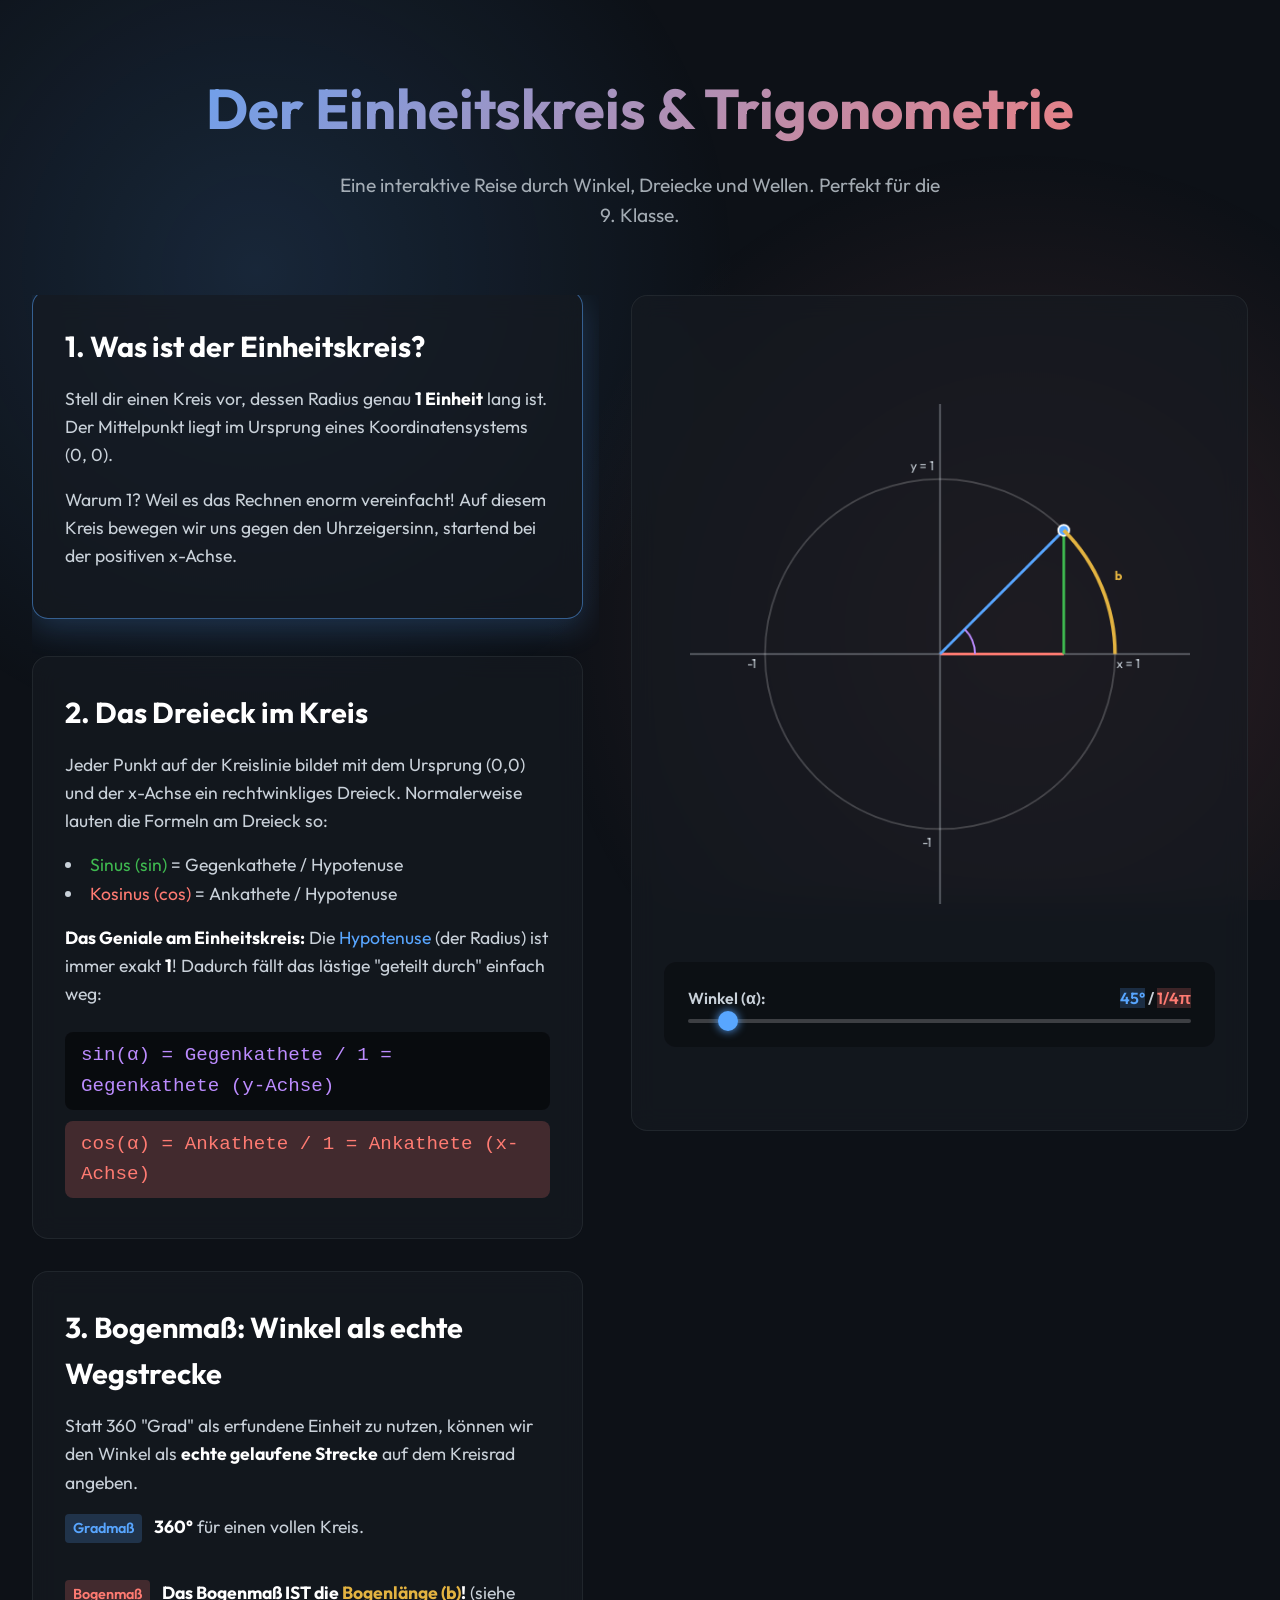
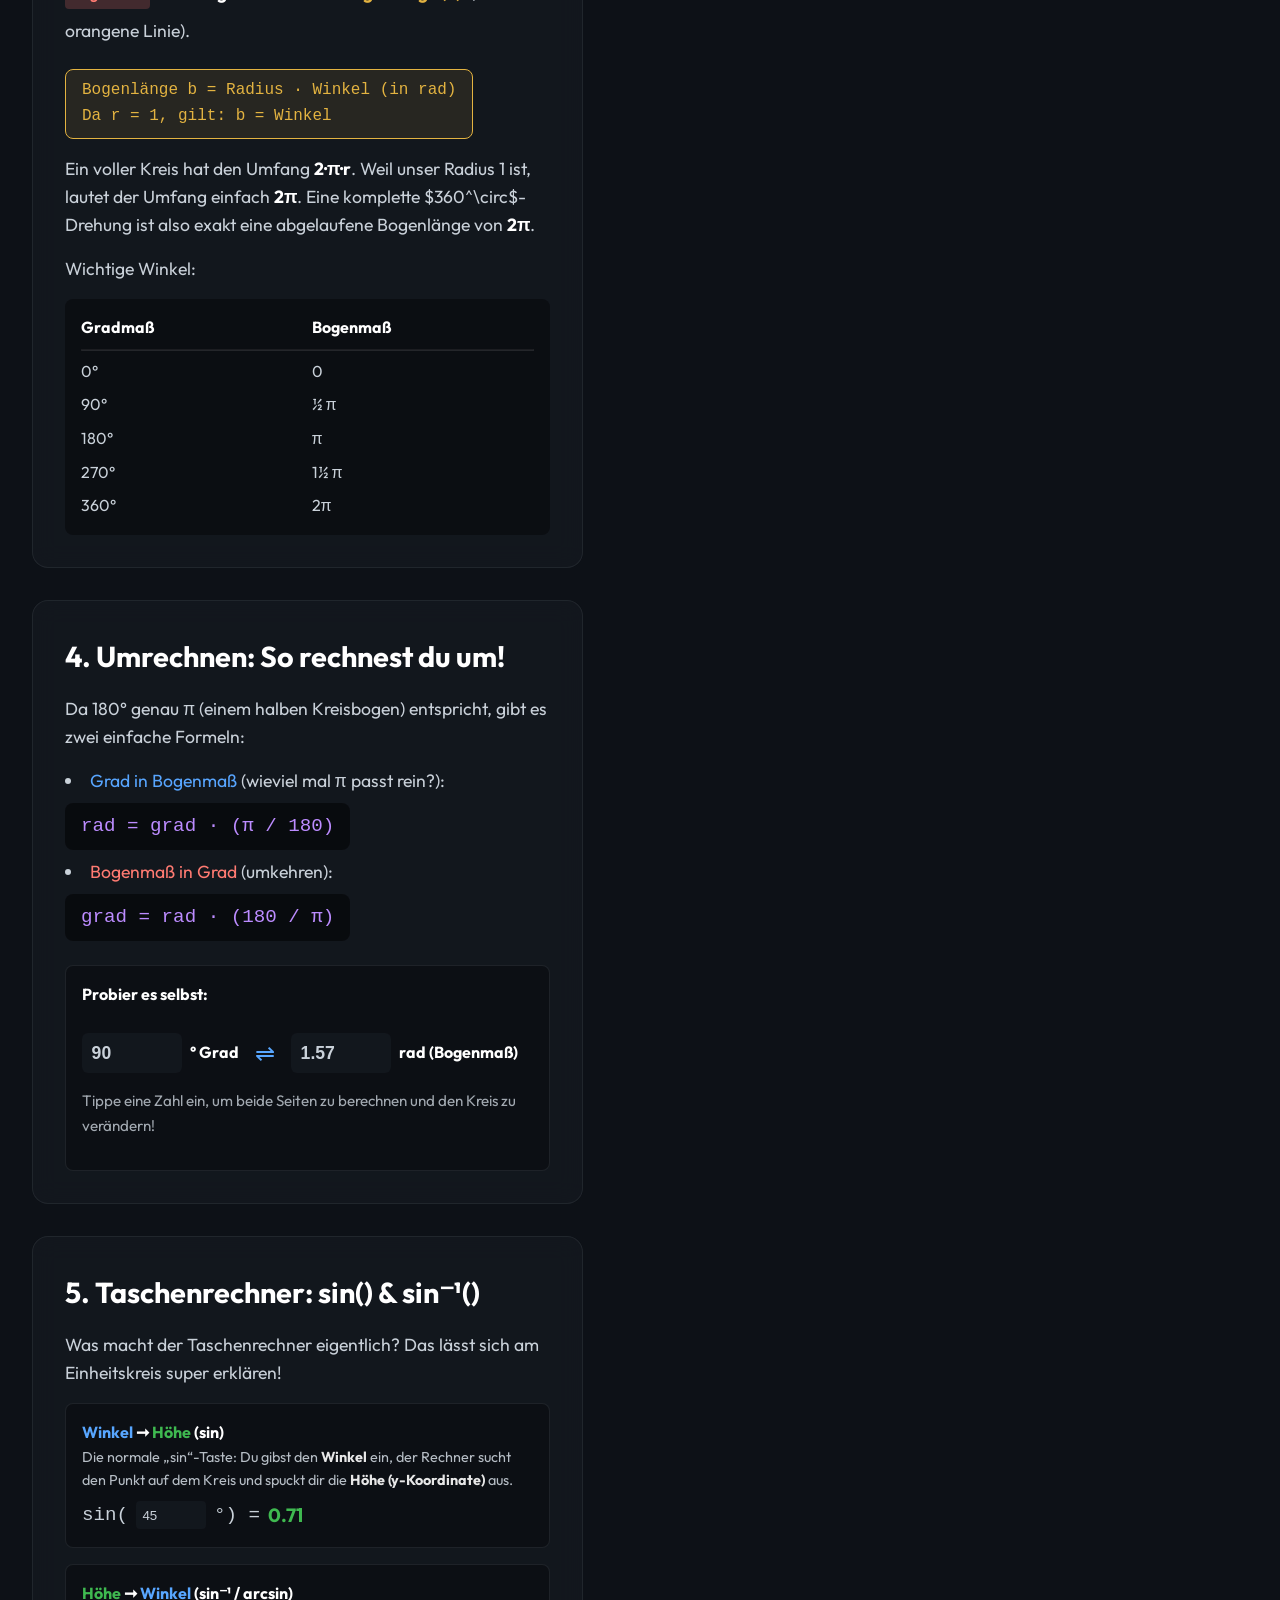
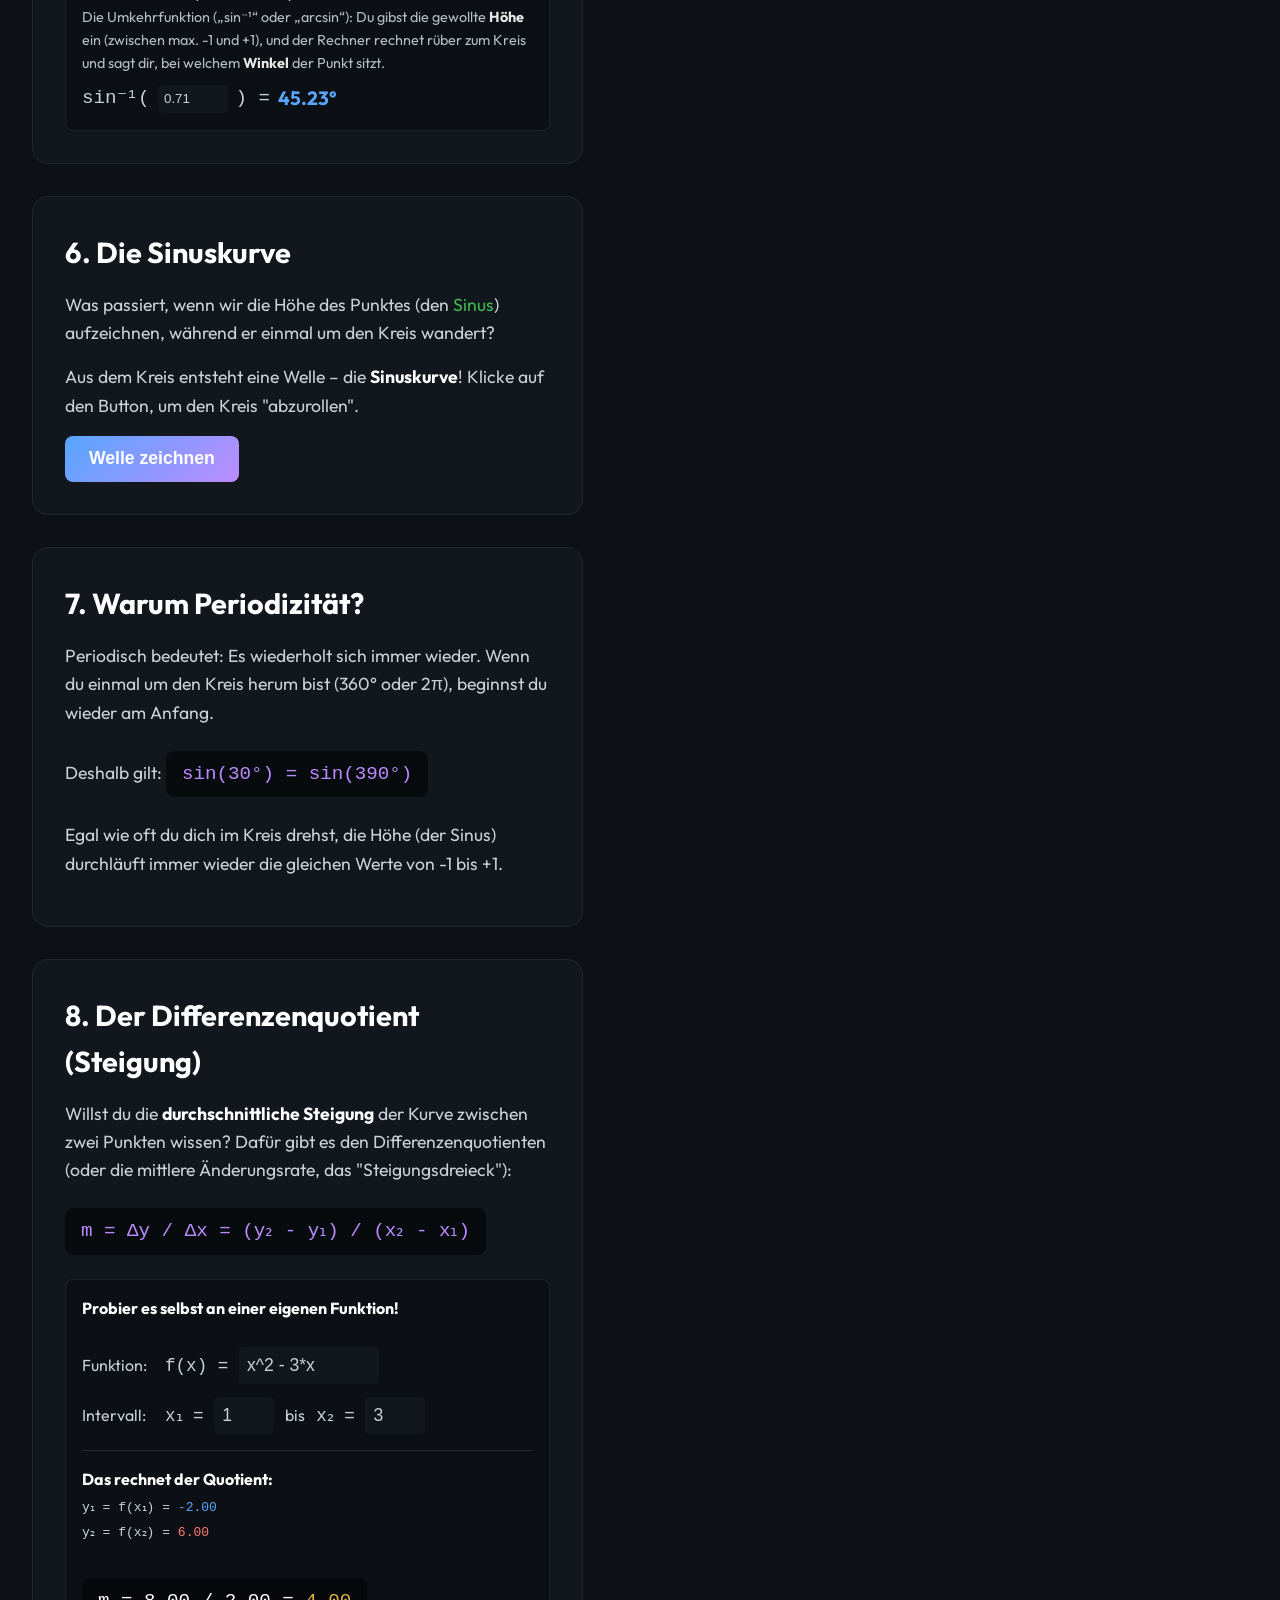
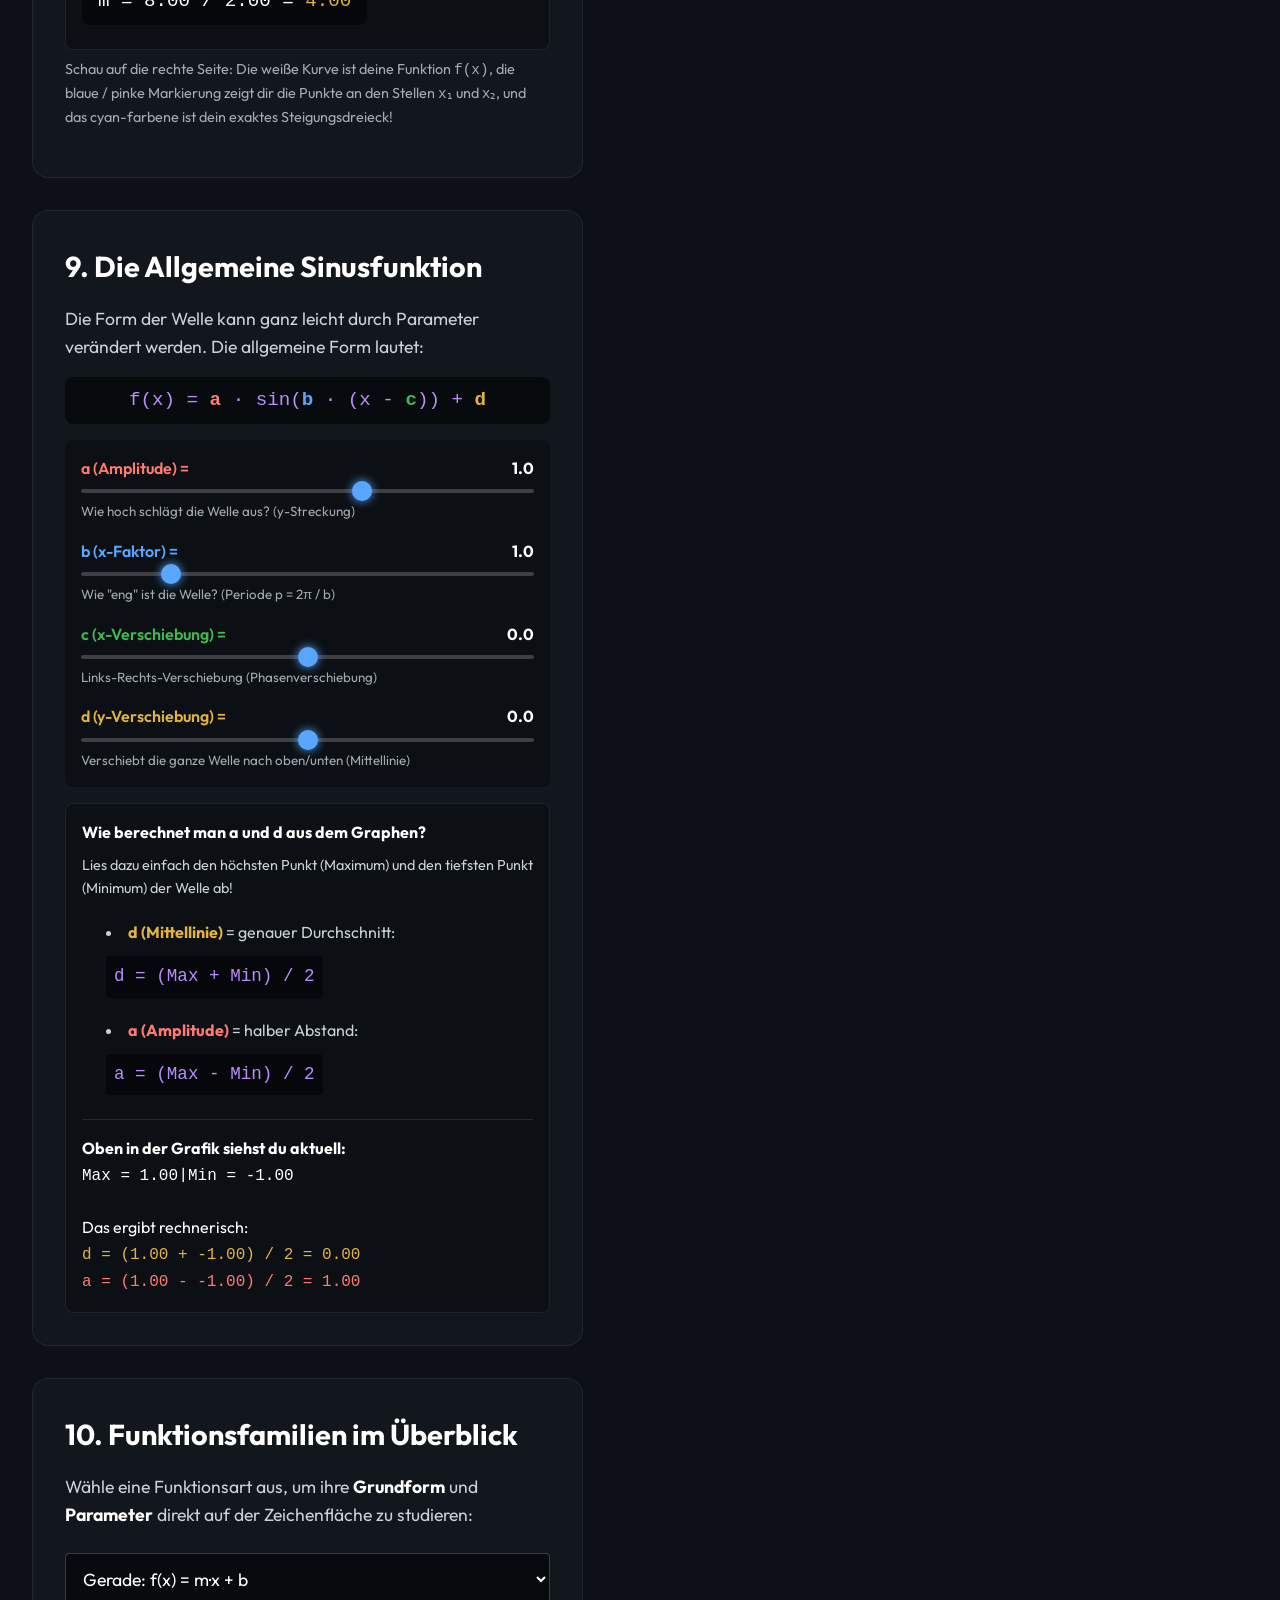
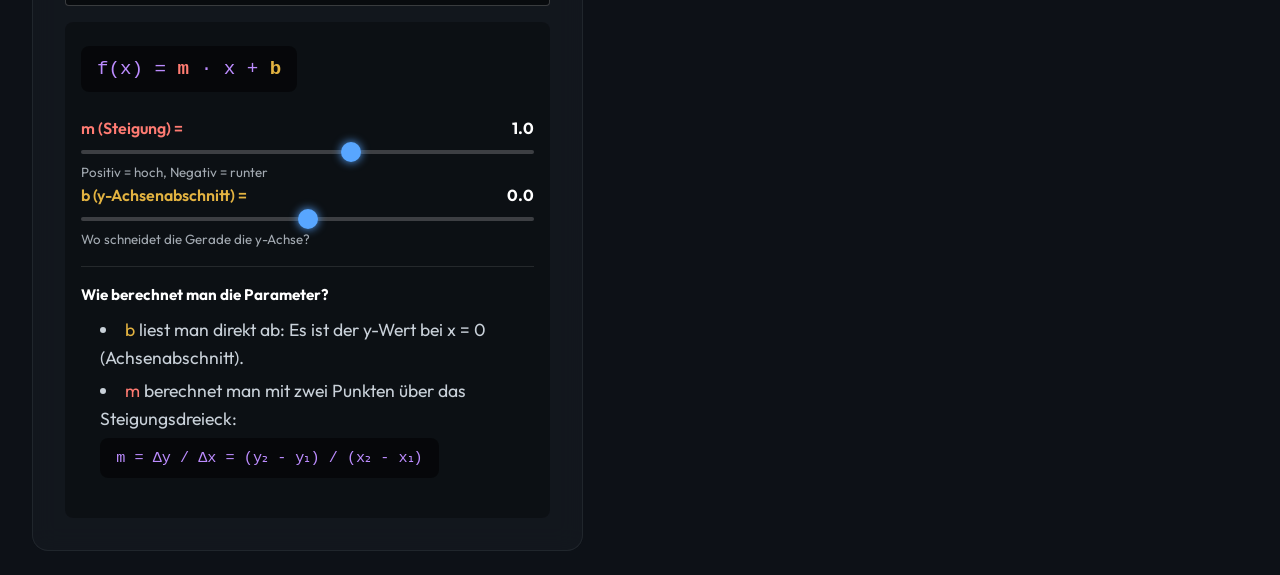
<file: index.html>
<!DOCTYPE html>
<html lang="de">
<head>
    <meta charset="UTF-8">
    <meta name="viewport" content="width=device-width, initial-scale=1.0">
    <title>Interaktiver Einheitskreis (9. Klasse)</title>
    <link rel="stylesheet" href="style.css">
</head>
<body>
    <div class="glow-bg"></div>
    <div id="app-container">
        <header>
            <h1>Der Einheitskreis & Trigonometrie</h1>
            <p>Eine interaktive Reise durch Winkel, Dreiecke und Wellen. Perfekt für die 9. Klasse.</p>
        </header>

        <main>
            <section class="content-pane" id="scroll-content">
                
                <div class="card active" data-step="0">
                    <h2>1. Was ist der Einheitskreis?</h2>
                    <p>Stell dir einen Kreis vor, dessen Radius genau <strong class="highlight-blue">1 Einheit</strong> lang ist. Der Mittelpunkt liegt im Ursprung eines Koordinatensystems (0, 0).</p>
                    <p>Warum 1? Weil es das Rechnen enorm vereinfacht! Auf diesem Kreis bewegen wir uns gegen den Uhrzeigersinn, startend bei der positiven x-Achse.</p>
                </div>

                <div class="card" data-step="1">
                    <h2>2. Das Dreieck im Kreis</h2>
                    <p>Jeder Punkt auf der Kreislinie bildet mit dem Ursprung (0,0) und der x-Achse ein rechtwinkliges Dreieck. Normalerweise lauten die Formeln am Dreieck so:</p>
                    <ul>
                        <li><span class="highlight-green">Sinus (sin)</span> = Gegenkathete / Hypotenuse</li>
                        <li><span class="highlight-pink">Kosinus (cos)</span> = Ankathete / Hypotenuse</li>
                    </ul>
                    <p><strong>Das Geniale am Einheitskreis:</strong> Die <span class="highlight-blue">Hypotenuse</span> (der Radius) ist immer exakt <strong class="highlight-blue">1</strong>! Dadurch fällt das lästige "geteilt durch" einfach weg:</p>
                    <div class="formula">sin(α) = Gegenkathete / 1 = Gegenkathete (y-Achse)</div><br>
                    <div class="formula" style="margin-top:0.2rem; background:rgba(255,123,114,0.2); color:var(--accent-pink);">cos(α) = Ankathete / 1 = Ankathete (x-Achse)</div>
                </div>

                <div class="card" data-step="2">
                    <h2>3. Bogenmaß: Winkel als echte Wegstrecke</h2>
                    <p>Statt 360 "Grad" als erfundene Einheit zu nutzen, können wir den Winkel als <strong>echte gelaufene Strecke</strong> auf dem Kreisrad angeben.</p>
                    <p>
                        <span class="info-badge badge-deg">Gradmaß</span> <strong class="highlight-blue">360°</strong> für einen vollen Kreis.<br>
                        <br>
                        <span class="info-badge badge-rad">Bogenmaß</span> <strong>Das Bogenmaß IST die <span class="highlight-orange">Bogenlänge (b)</span>!</strong> (siehe orangene Linie).<br>
                    </p>
                    <div class="formula" style="margin-bottom:1rem; border:1px solid var(--accent-orange); color:var(--accent-orange); background:rgba(227,179,65,0.1); font-size:1rem;">
                        Bogenlänge b = Radius · Winkel (in rad)<br>Da r = 1, gilt: b = Winkel
                    </div>
                    <p style="margin-bottom:1rem;">
                        Ein voller Kreis hat den Umfang <strong>2·π·r</strong>. Weil unser Radius 1 ist, lautet der Umfang einfach <strong class="highlight-pink">2π</strong>. Eine komplette $360^\circ$-Drehung ist also exakt eine abgelaufene Bogenlänge von <strong>2π</strong>.
                    </p>
                    <p>Wichtige Winkel:</p>
                    <div style="display: grid; grid-template-columns: 1fr 1fr; gap:0.5rem; background:rgba(0,0,0,0.4); padding: 1rem; border-radius: 8px;">
                        <div><strong>Gradmaß</strong></div><div><strong>Bogenmaß</strong></div>
                        <hr style="grid-column: 1 / 3; border-color: rgba(255,255,255,0.1)">
                        <div>0°</div><div>0</div>
                        <div>90°</div><div>½ π</div>
                        <div>180°</div><div>π</div>
                        <div>270°</div><div>1½ π</div>
                        <div>360°</div><div>2π</div>
                    </div>
                </div>

                <div class="card" data-step="3">
                    <h2>4. Umrechnen: So rechnest du um!</h2>
                    <p>Da 180° genau π (einem halben Kreisbogen) entspricht, gibt es zwei einfache Formeln:</p>
                    <ul>
                        <li><span class="highlight-blue">Grad in Bogenmaß</span> (wieviel mal π passt rein?):<br>
                        <span class="formula">rad = grad · (π / 180)</span></li>
                        <li><span class="highlight-pink">Bogenmaß in Grad</span> (umkehren):<br>
                        <span class="formula">grad = rad · (180 / π)</span></li>
                    </ul>
                    <div style="background:rgba(0,0,0,0.3); padding:1rem; border-radius:8px; margin-top:1rem; border: 1px solid var(--glass-border);">
                        <strong>Probier es selbst:</strong><br><br>
                        <div style="display:flex; gap:1rem; align-items:center;">
                            <div style="display:flex; align-items:center; gap:0.5rem;">
                                <input type="number" id="input-deg" value="90" style="width:100px; padding:0.6rem; border-radius:6px; border:none; background:var(--glass-bg); color:var(--text-color); font-size:1.1rem; font-weight:bold;"> <strong>° Grad</strong>
                            </div>
                            <span style="font-size:1.5rem; color:var(--accent-blue);">⇌</span>
                            <div style="display:flex; align-items:center; gap:0.5rem;">
                                <input type="number" id="input-rad" value="1.57" step="0.01" style="width:100px; padding:0.6rem; border-radius:6px; border:none; background:var(--glass-bg); color:var(--text-color); font-size:1.1rem; font-weight:bold;"> <strong>rad (Bogenmaß)</strong>
                            </div>
                        </div>
                        <p style="margin-top: 1rem; font-size: 0.95rem; opacity: 0.8;" id="converter-feedback">Tippe eine Zahl ein, um beide Seiten zu berechnen und den Kreis zu verändern!</p>
                    </div>
                </div>

                <div class="card" data-step="4">
                    <h2>5. Taschenrechner: sin() & sin⁻¹()</h2>
                    <p>Was macht der Taschenrechner eigentlich? Das lässt sich am Einheitskreis super erklären!</p>
                    
                    <div style="background:rgba(0,0,0,0.3); padding:1rem; border-radius:8px; margin-top:1rem; border: 1px solid var(--glass-border);">
                        <strong><span class="highlight-blue">Winkel</span> ➞ <span class="highlight-green">Höhe</span> (sin)</strong>
                        <p style="font-size:0.9rem; margin-bottom: 0.5rem; opacity:0.9;">Die normale „sin“-Taste: Du gibst den <strong>Winkel</strong> ein, der Rechner sucht den Punkt auf dem Kreis und spuckt dir die <strong>Höhe (y-Koordinate)</strong> aus.</p>
                        <div style="display:flex; gap:0.5rem; align-items:center; font-size:1.2rem;">
                            <code>sin(</code><input type="number" id="calc-angle" value="30" style="width:70px; padding:0.4rem; border-radius:4px; border:none; background:var(--glass-bg); color:var(--text-color);"><code>°) = </code>
                            <span id="calc-sin-out" style="font-weight:bold; color:var(--accent-green);">0.50</span>
                        </div>
                    </div>

                    <div style="background:rgba(0,0,0,0.3); padding:1rem; border-radius:8px; margin-top:1rem; border: 1px solid var(--glass-border);">
                        <strong><span class="highlight-green">Höhe</span> ➞ <span class="highlight-blue">Winkel</span> (sin⁻¹ / arcsin)</strong>
                        <p style="font-size:0.9rem; margin-bottom: 0.5rem; opacity:0.9;">Die Umkehrfunktion („sin⁻¹“ oder „arcsin“): Du gibst die gewollte <strong>Höhe</strong> ein (zwischen max. -1 und +1), und der Rechner rechnet rüber zum Kreis und sagt dir, bei welchem <strong>Winkel</strong> der Punkt sitzt.</p>
                        <div style="display:flex; gap:0.5rem; align-items:center; font-size:1.2rem;">
                            <code>sin⁻¹(</code><input type="number" id="calc-height" value="0.5" step="0.1" min="-1" max="1" style="width:70px; padding:0.4rem; border-radius:4px; border:none; background:var(--glass-bg); color:var(--text-color);"><code>) = </code>
                            <span id="calc-asin-out" style="font-weight:bold; color:var(--accent-blue);">30.00°</span>
                        </div>
                    </div>
                </div>

                <div class="card" data-step="5">
                    <h2>6. Die Sinuskurve</h2>
                    <p>Was passiert, wenn wir die Höhe des Punktes (den <span class="highlight-green">Sinus</span>) aufzeichnen, während er einmal um den Kreis wandert?</p>
                    <p>Aus dem Kreis entsteht eine Welle – die <strong>Sinuskurve</strong>! Klicke auf den Button, um den Kreis "abzurollen".</p>
                    <button id="btn-animate" class="btn-animate">Welle zeichnen</button>
                </div>

                <div class="card" data-step="6">
                    <h2>7. Warum Periodizität?</h2>
                    <p>Periodisch bedeutet: Es wiederholt sich immer wieder. Wenn du einmal um den Kreis herum bist (360° oder 2π), beginnst du wieder am Anfang.</p>
                    <p>Deshalb gilt: <span class="formula">sin(30°) = sin(390°)</span></p>
                    <p>Egal wie oft du dich im Kreis drehst, die Höhe (der Sinus) durchläuft immer wieder die gleichen Werte von -1 bis +1.</p>
                </div>

                <div class="card" data-step="7">
                    <h2>8. Der Differenzenquotient (Steigung)</h2>
                    <p>Willst du die <strong>durchschnittliche Steigung</strong> der Kurve zwischen zwei Punkten wissen? Dafür gibt es den Differenzenquotienten (oder die mittlere Änderungsrate, das "Steigungsdreieck"):</p>
                    <div class="formula">m = Δy / Δx = (y₂ - y₁) / (x₂ - x₁)</div>
                    <div style="background:rgba(0,0,0,0.3); padding:1rem; border-radius:8px; margin-top:1rem; border: 1px solid var(--glass-border);">
                        <strong>Probier es selbst an einer eigenen Funktion!</strong><br><br>
                        <div style="display:flex; flex-direction:column; gap:0.8rem;">
                            <div><label style="display:inline-block; width:80px;">Funktion:</label> <code style="font-size:1.1rem">f(x) = </code><input type="text" id="dq-func" value="x^2 - 3*x" style="width:140px; padding:0.5rem; border-radius:4px; border:none; background:var(--glass-bg); color:var(--text-color); font-size:1.1rem;"></div>
                            <div><label style="display:inline-block; width:80px;">Intervall:</label> 
                                <code style="font-size:1.1rem">x₁ = </code><input type="number" id="dq-x1" value="1" step="0.5" style="width:60px; padding:0.5rem; border-radius:4px; border:none; background:var(--glass-bg); color:var(--text-color); font-size:1.1rem;"> 
                                <span style="margin: 0 0.5rem;">bis</span>
                                <code style="font-size:1.1rem">x₂ = </code><input type="number" id="dq-x2" value="3" step="0.5" style="width:60px; padding:0.5rem; border-radius:4px; border:none; background:var(--glass-bg); color:var(--text-color); font-size:1.1rem;">
                            </div>
                        </div>
                        <div style="margin-top:1rem; padding-top:1rem; border-top:1px solid rgba(255,255,255,0.1);">
                            <strong>Das rechnet der Quotient:</strong><br>
                            <code>y₁ = f(x₁) = <span id="dq-y1" class="highlight-blue">-2.00</span></code><br>
                            <code>y₂ = f(x₂) = <span id="dq-y2" class="highlight-pink">6.00</span></code><br><br>
                            <span class="formula" style="font-size:1.2rem; color: #fff;">m = <span id="dq-dy">8.00</span> / <span id="dq-dx">2.00</span> = <span id="dq-m" style="color:var(--accent-orange)">4.00</span></span>
                        </div>
                    </div>
                    <p style="margin-top:0.5rem; font-size:0.9rem; opacity:0.8;">Schau auf die rechte Seite: Die weiße Kurve ist deine Funktion <code>f(x)</code>, die blaue / pinke Markierung zeigt dir die Punkte an den Stellen <code>x₁</code> und <code>x₂</code>, und das cyan-farbene ist dein exaktes Steigungsdreieck!</p>
                </div>

                <div class="card" data-step="8">
                    <h2>9. Die Allgemeine Sinusfunktion</h2>
                    <p>Die Form der Welle kann ganz leicht durch Parameter verändert werden. Die allgemeine Form lautet:</p>
                    <div class="formula" style="font-size:1.2rem; display:block; text-align:center;">f(x) = <span style="color:var(--accent-pink); font-weight:bold;">a</span> · sin(<span style="color:var(--accent-blue); font-weight:bold;">b</span> · (x - <span style="color:var(--accent-green); font-weight:bold;">c</span>)) + <span style="color:var(--accent-orange); font-weight:bold;">d</span></div>
                    
                    <div style="background:rgba(0,0,0,0.3); padding:1rem; border-radius:8px; margin-top:1rem; display:flex; flex-direction:column; gap:1rem;">
                        <!-- a -->
                        <div class="control-group">
                            <label style="color:var(--accent-pink);">a (Amplitude) = <strong id="val-a">1.0</strong></label>
                            <input type="range" id="param-a" min="-4" max="4" value="1" step="0.1">
                            <small style="opacity:0.8">Wie hoch schlägt die Welle aus? (y-Streckung)</small>
                        </div>
                        <!-- b -->
                        <div class="control-group">
                            <label style="color:var(--accent-blue);">b (x-Faktor) = <strong id="val-b">1.0</strong></label>
                            <input type="range" id="param-b" min="0.1" max="5" value="1" step="0.1">
                            <small style="opacity:0.8">Wie "eng" ist die Welle? (Periode p = 2π / b)</small>
                        </div>
                        <!-- c -->
                        <div class="control-group">
                            <label style="color:var(--accent-green);">c (x-Verschiebung) = <strong id="val-c">0.0</strong></label>
                            <input type="range" id="param-c" min="-6.28" max="6.28" value="0" step="0.1">
                            <small style="opacity:0.8">Links-Rechts-Verschiebung (Phasenverschiebung)</small>
                        </div>
                        <!-- d -->
                        <div class="control-group">
                            <label style="color:var(--accent-orange);">d (y-Verschiebung) = <strong id="val-d">0.0</strong></label>
                            <input type="range" id="param-d" min="-4" max="4" value="0" step="0.1">
                            <small style="opacity:0.8">Verschiebt die ganze Welle nach oben/unten (Mittellinie)</small>
                        </div>
                    </div>
                    
                    <div style="background:rgba(0,0,0,0.3); padding:1rem; border-radius:8px; margin-top:1rem; border: 1px solid var(--glass-border);">
                        <strong>Wie berechnet man a und d aus dem Graphen?</strong><br>
                        <p style="font-size:0.9rem; margin-top:0.5rem;">Lies dazu einfach den höchsten Punkt (Maximum) und den tiefsten Punkt (Minimum) der Welle ab!</p>
                        <ul style="margin-left: 1.5rem; font-size:1rem; margin-top:0.5rem; line-height: 2;">
                          <li><span style="color:var(--accent-orange); font-weight:bold;">d (Mittellinie)</span> = genauer Durchschnitt:<br>
                            <span class="formula" style="font-size:1.1rem; background:rgba(0,0,0,0.5); padding:0.2rem 0.5rem; border-radius:4px;">d = (Max + Min) / 2</span>
                          </li>
                          <li style="margin-top:0.5rem"><span style="color:var(--accent-pink); font-weight:bold;">a (Amplitude)</span> = halber Abstand:<br>
                            <span class="formula" style="font-size:1.1rem; background:rgba(0,0,0,0.5); padding:0.2rem 0.5rem; border-radius:4px;">a = (Max - Min) / 2</span>
                          </li>
                        </ul>
                        <div style="margin-top:1rem; font-size:1rem; color:#fff; border-top: 1px solid rgba(255,255,255,0.1); padding-top: 1rem;">
                            <strong>Oben in der Grafik siehst du aktuell:</strong><br>
                            <code>Max = <span id="val-max">1.00</span></code> | <code>Min = <span id="val-min">-1.00</span></code><br><br>
                            Das ergibt rechnerisch:<br>
                            <code style="color:var(--accent-orange)">d = (<span id="calc-d-max">1.00</span> + <span id="calc-d-min">-1.00</span>) / 2 = <span id="calc-d-res">0.00</span></code><br>
                            <code style="color:var(--accent-pink)">a = (<span id="calc-a-max">1.00</span> - <span id="calc-a-min">-1.00</span>) / 2 = <span id="calc-a-res">1.00</span></code>
                        </div>
                    </div>
                </div>

                <div class="card" data-step="9">
                    <h2>10. Funktionsfamilien im Überblick</h2>
                    <p>Wähle eine Funktionsart aus, um ihre <strong>Grundform</strong> und <strong>Parameter</strong> direkt auf der Zeichenfläche zu studieren:</p>
                    
                    <select id="func-family-select" style="width:100%; padding:0.8rem; margin-bottom:1rem; margin-top:0.5rem; border-radius:4px; border:1px solid rgba(255,255,255,0.2); background:rgba(0,0,0,0.5); color:white; font-size:1.1rem; outline:none; font-family:Outfit;">
                        <option value="linear">Gerade: f(x) = m·x + b</option>
                        <option value="quad">Quadratisch: f(x) = a·(x - d)² + e</option>
                        <option value="trig">Trigonometrisch: f(x) = a·sin(x) + d</option>
                        <option value="exp">Exponential: f(x) = a·c^x</option>
                    </select>

                    <div style="background:rgba(0,0,0,0.3); padding:1rem; border-radius:8px; display:flex; flex-direction:column; gap:1rem;">
                        <!-- Linear -->
                        <div id="cfg-linear" class="config-pane">
                            <div class="formula" style="font-size:1.2rem; text-align:center;">f(x) = <span style="color:var(--accent-pink); font-weight:bold;">m</span> · x + <span style="color:var(--accent-orange); font-weight:bold;">b</span></div>
                            <div class="control-group" style="margin-top:1rem;">
                                <label style="color:var(--accent-pink);">m (Steigung) = <strong id="val-lin-m">1.0</strong></label>
                                <input type="range" id="param-lin-m" min="-5" max="5" value="1" step="0.1">
                                <small style="opacity:0.8">Positiv = hoch, Negativ = runter</small>
                            </div>
                            <div class="control-group">
                                <label style="color:var(--accent-orange);">b (y-Achsenabschnitt) = <strong id="val-lin-b">0.0</strong></label>
                                <input type="range" id="param-lin-b" min="-5" max="5" value="0" step="0.1">
                                <small style="opacity:0.8">Wo schneidet die Gerade die y-Achse?</small>
                            </div>
                            <div style="margin-top:1rem; padding-top:1rem; border-top:1px solid rgba(255,255,255,0.1); font-size:0.95rem;">
                                <strong>Wie berechnet man die Parameter?</strong><br>
                                <ul style="margin-left: 1.2rem; margin-top: 0.5rem;">
                                  <li><span style="color:var(--accent-orange)">b</span> liest man direkt ab: Es ist der y-Wert bei x = 0 (Achsenabschnitt).</li>
                                  <li style="margin-top:0.3rem;"><span style="color:var(--accent-pink)">m</span> berechnet man mit zwei Punkten über das Steigungsdreieck:<br>
                                    <span class="formula" style="font-size:0.95rem; margin-top:0.3rem; display:inline-block">m = Δy / Δx = (y₂ - y₁) / (x₂ - x₁)</span>
                                  </li>
                                </ul>
                            </div>
                        </div>

                        <!-- Quad -->
                        <div id="cfg-quad" class="config-pane" style="display:none;">
                            <div class="formula" style="font-size:1.2rem; text-align:center;">f(x) = <span style="color:var(--accent-pink); font-weight:bold;">a</span> · (x - <span style="color:var(--accent-green); font-weight:bold;">d</span>)² + <span style="color:var(--accent-orange); font-weight:bold;">e</span></div>
                            <div class="control-group" style="margin-top:1rem;">
                                <label style="color:var(--accent-pink);">a (Öffnung/Streckung) = <strong id="val-qd-a">1.0</strong></label>
                                <input type="range" id="param-qd-a" min="-3" max="3" value="1" step="0.1">
                                <small style="opacity:0.8">+ nach oben, - nach unten geöffnet</small>
                            </div>
                            <div class="control-group">
                                <label style="color:var(--accent-green);">d (Scheitel-x) = <strong id="val-qd-d">0.0</strong></label>
                                <input type="range" id="param-qd-d" min="-5" max="5" value="0" step="0.1">
                                <small style="opacity:0.8">x-Koordinate der Spitze</small>
                            </div>
                            <div class="control-group">
                                <label style="color:var(--accent-orange);">e (Scheitel-y) = <strong id="val-qd-e">0.0</strong></label>
                                <input type="range" id="param-qd-e" min="-5" max="5" value="0" step="0.1">
                                <small style="opacity:0.8">y-Koordinate der Spitze</small>
                            </div>
                            <div style="margin-top:1rem; padding-top:1rem; border-top:1px solid rgba(255,255,255,0.1); font-size:0.95rem;">
                                <strong>Wie berechnet man die Parameter?</strong><br>
                                <ul style="margin-left: 1.2rem; margin-top: 0.5rem;">
                                  <li><span style="color:var(--accent-green)">d</span> und <span style="color:var(--accent-orange)">e</span> kann man direkt als Scheitelpunkt ablesen: S(d | e).</li>
                                  <li style="margin-top:0.3rem;">Um <span style="color:var(--accent-pink)">a</span> zu finden, liest du einen beliebigen Punkt P(x|y) auf der Parabel ab (der <em>nicht</em> der Scheitelpunkt ist) und löst die Formel nach a auf:<br>
                                    <span class="formula" style="font-size:0.95rem; margin-top:0.3rem; display:inline-block">a = (y - e) / (x - d)²</span>
                                  </li>
                                </ul>
                            </div>
                        </div>

                        <!-- Trig -->
                        <div id="cfg-trig" class="config-pane" style="display:none;">
                            <div class="formula" style="font-size:1.2rem; text-align:center;">f(x) = <span style="color:var(--accent-pink); font-weight:bold;">a</span> · sin(x) + <span style="color:var(--accent-orange); font-weight:bold;">d</span></div>
                            <div class="control-group" style="margin-top:1rem;">
                                <label style="color:var(--accent-pink);">a (Amplitude) = <strong id="val-tr-a">1.0</strong></label>
                                <input type="range" id="param-tr-a" min="-4" max="4" value="1" step="0.1">
                                <small style="opacity:0.8">y-Ausschlag nach oben und unten</small>
                            </div>
                            <div class="control-group">
                                <label style="color:var(--accent-orange);">d (Mittellinie) = <strong id="val-tr-d">0.0</strong></label>
                                <input type="range" id="param-tr-d" min="-4" max="4" value="0" step="0.1">
                                <small style="opacity:0.8">Verschiebung der Welle nach oben/unten</small>
                            </div>
                            <div style="margin-top:1rem; padding-top:1rem; border-top:1px solid rgba(255,255,255,0.1); font-size:0.95rem;">
                                <strong>Wie berechnet man die Parameter?</strong><br>
                                Zuerst liest du den höchsten Punkt (Max) und tiefsten (Min) ab:<br>
                                <ul style="margin-left: 1.2rem; margin-top: 0.5rem;">
                                  <li><span style="color:var(--accent-orange)">d (Mittellinie)</span> ist genau die Mitte (der Durchschnitt) davon:<br>
                                    <span class="formula" style="font-size:0.95rem; margin-top:0.3rem; display:inline-block">d = (Max + Min) / 2</span>
                                  </li>
                                  <li style="margin-top:0.3rem;"><span style="color:var(--accent-pink)">a (Amplitude)</span> ist der halbe Abstand zwischen oben und unten:<br>
                                    <span class="formula" style="font-size:0.95rem; margin-top:0.3rem; display:inline-block">a = (Max - Min) / 2</span>
                                  </li>
                                </ul>
                            </div>
                        </div>

                        <!-- Exp -->
                        <div id="cfg-exp" class="config-pane" style="display:none;">
                            <div class="formula" style="font-size:1.2rem; text-align:center;">f(x) = <span style="color:var(--accent-orange); font-weight:bold;">a</span> · <span style="color:var(--accent-blue); font-weight:bold;">c</span>^x</div>
                            <div class="control-group" style="margin-top:1rem;">
                                <label style="color:var(--accent-orange);">a (Startwert) = <strong id="val-ex-a">1.0</strong></label>
                                <input type="range" id="param-ex-a" min="-5" max="5" value="1" step="0.1">
                                <small style="opacity:0.8">Startwert auf der y-Achse (bei x=0)</small>
                            </div>
                            <div class="control-group">
                                <label style="color:var(--accent-blue);">c (Wachstumsfaktor) = <strong id="val-ex-c">2.0</strong></label>
                                <input type="range" id="param-ex-c" min="0.1" max="4" value="2" step="0.1">
                                <small style="opacity:0.8">&gt; 1 Wachstum | &lt; 1 Zerfall</small>
                            </div>
                            <div style="margin-top:1rem; padding-top:1rem; border-top:1px solid rgba(255,255,255,0.1); font-size:0.95rem;">
                                <strong>Wie berechnet man die Parameter?</strong><br>
                                <ul style="margin-left: 1.2rem; margin-top: 0.5rem;">
                                  <li><span style="color:var(--accent-orange)">a</span> liest man direkt auf der y-Achse ab. Es ist der Schnittpunkt (Startwert) bei x=0: <strong>a = f(0)</strong>.</li>
                                  <li style="margin-top:0.3rem;">Um <span style="color:var(--accent-blue)">c</span> zu berechnen, untersuchst du, um welchen Faktor der y-Wert pro x-Schritt wächst. Lies zwei benachbarte Punkte x1 und x2 ab:<br>
                                    <span class="formula" style="font-size:0.95rem; margin-top:0.3rem; display:inline-block">c = f(x + 1) / f(x)</span><br>
                                    <em>(z.B. den Wert bei x=2 geteilt durch den Wert bei x=1)</em>
                                  </li>
                                </ul>
                            </div>
                        </div>
                    </div>
                </div>
            </section>

            <section class="visual-pane">
                <div class="canvas-container">
                    <canvas id="mathCanvas" width="500" height="500"></canvas>
                </div>
                
                <div class="controls">
                    <div class="control-group">
                        <label for="angleSlider">
                            Winkel (α): <span id="angleValue">45° / 0.25π</span>
                        </label>
                        <input type="range" id="angleSlider" min="0" max="720" value="45" step="1">
                    </div>
                </div>
            </section>
        </main>
    </div>

    <script src="script.js?v=3"></script>
</body>
</html>
</file>
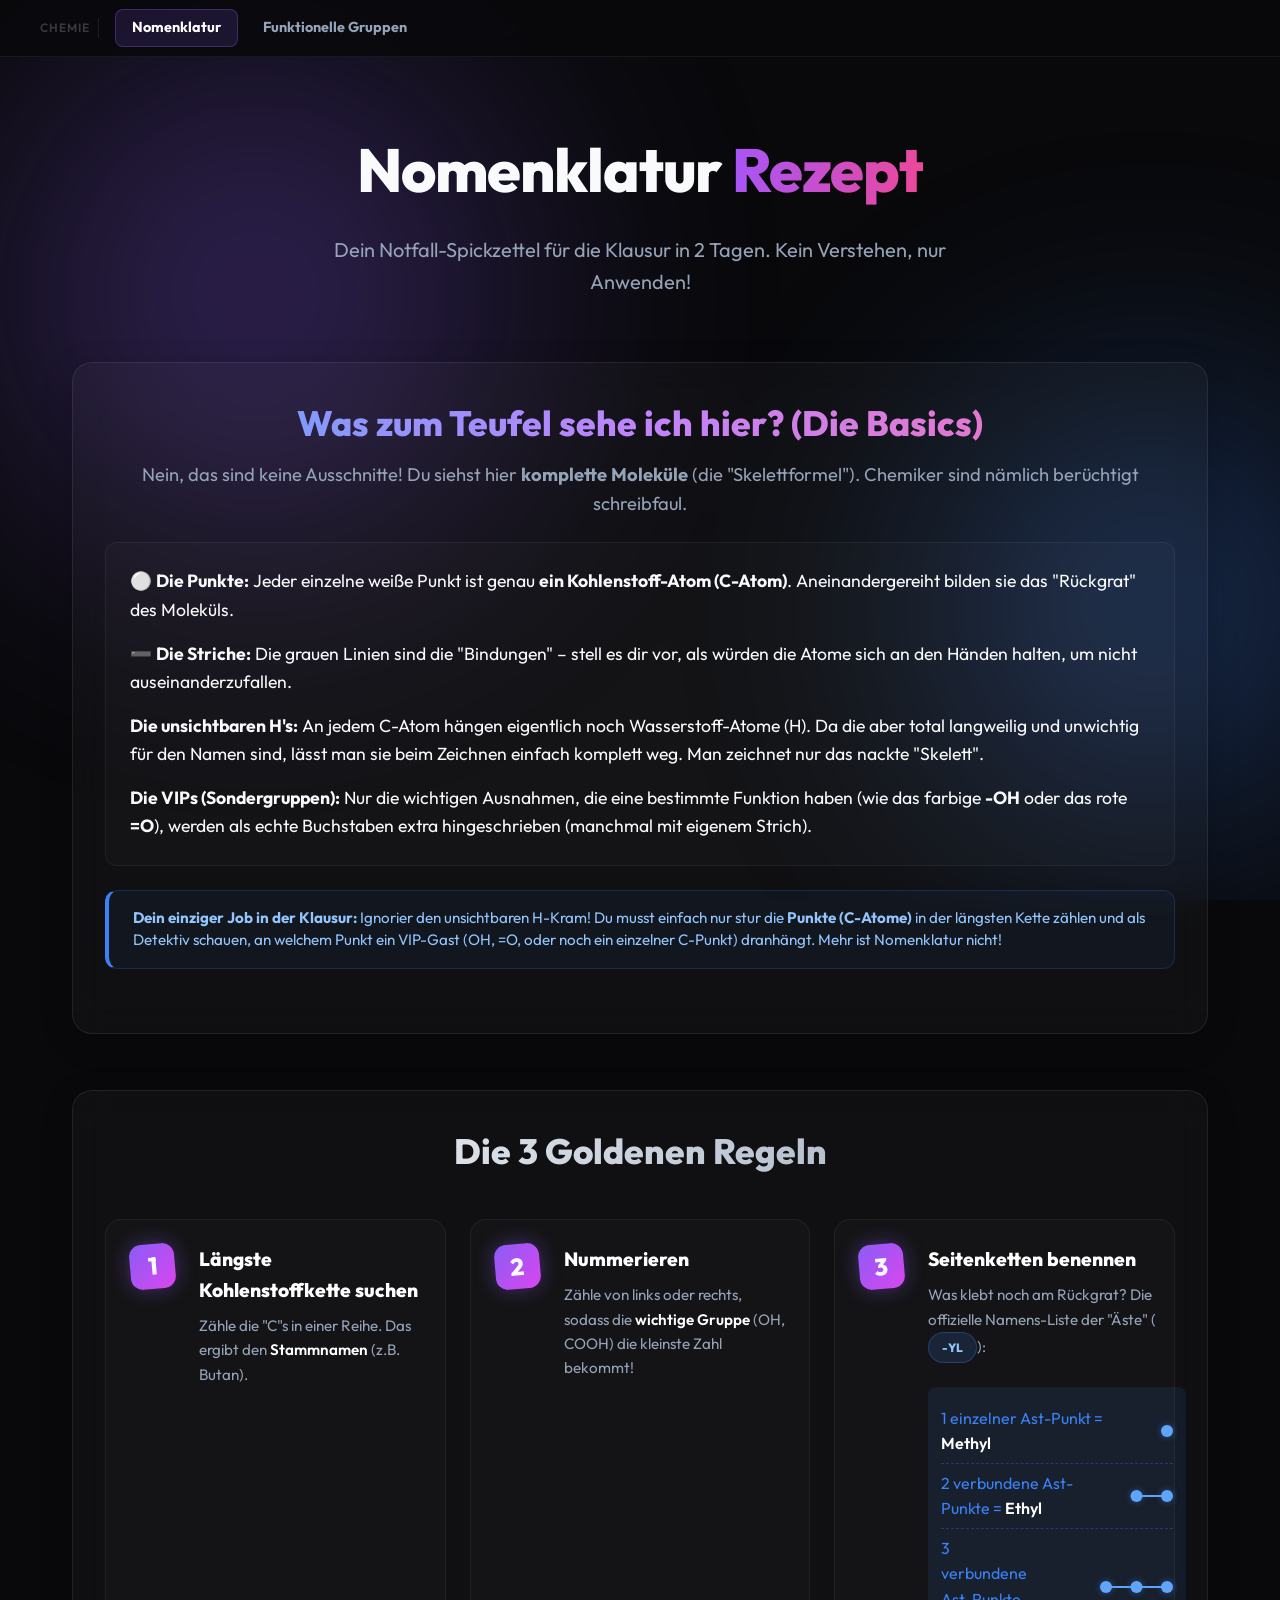
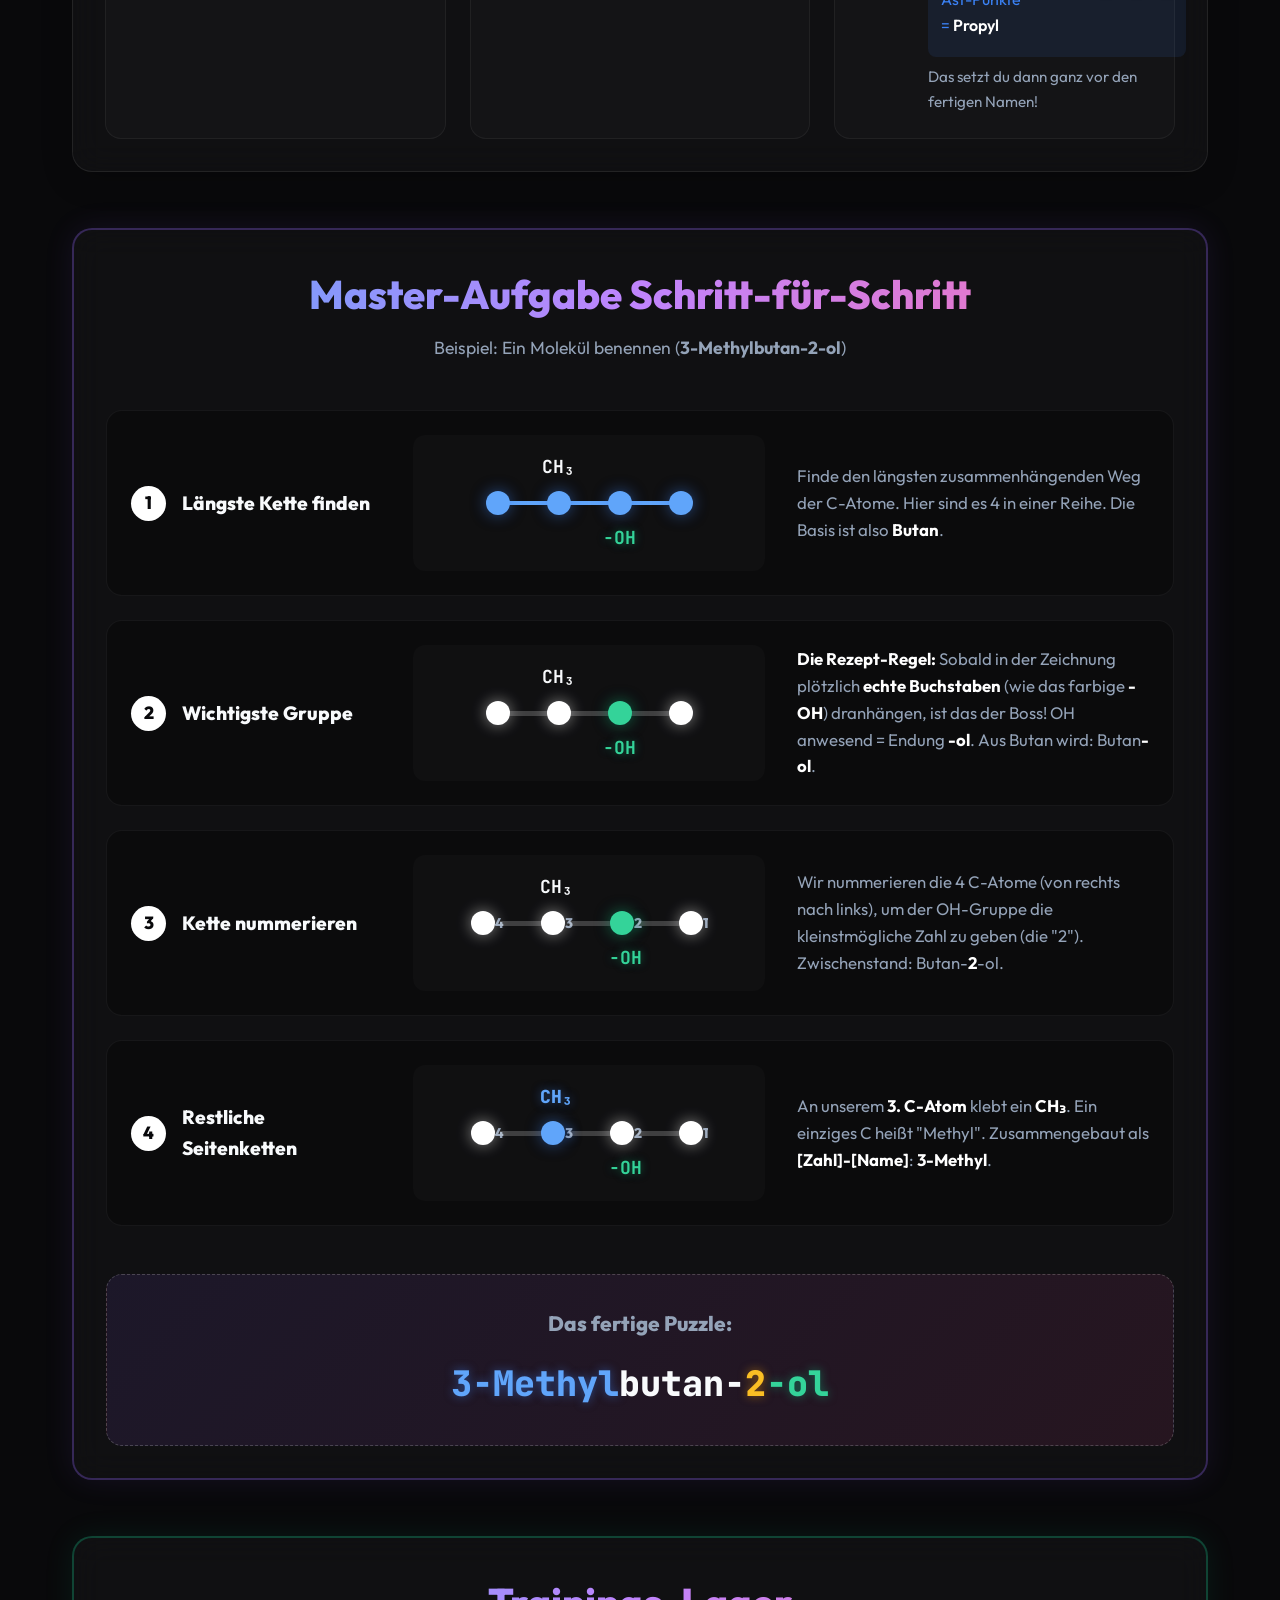
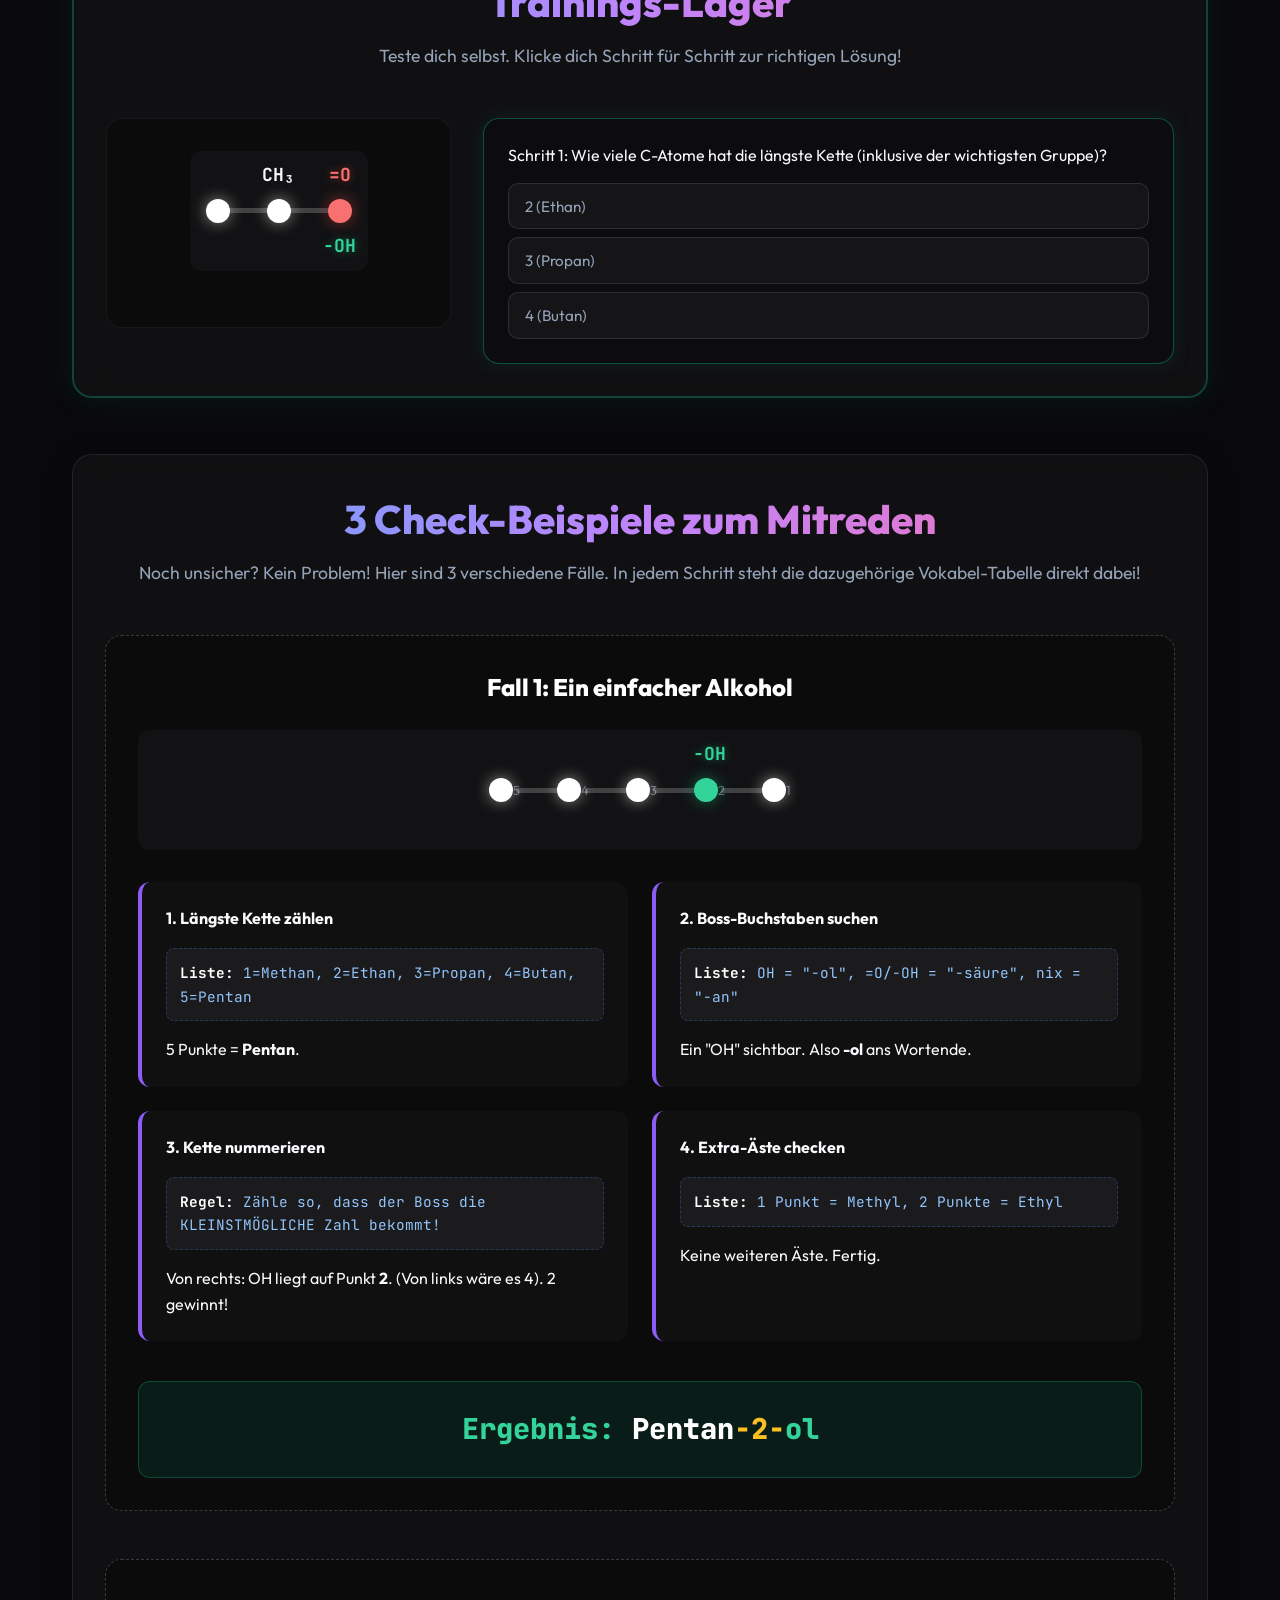
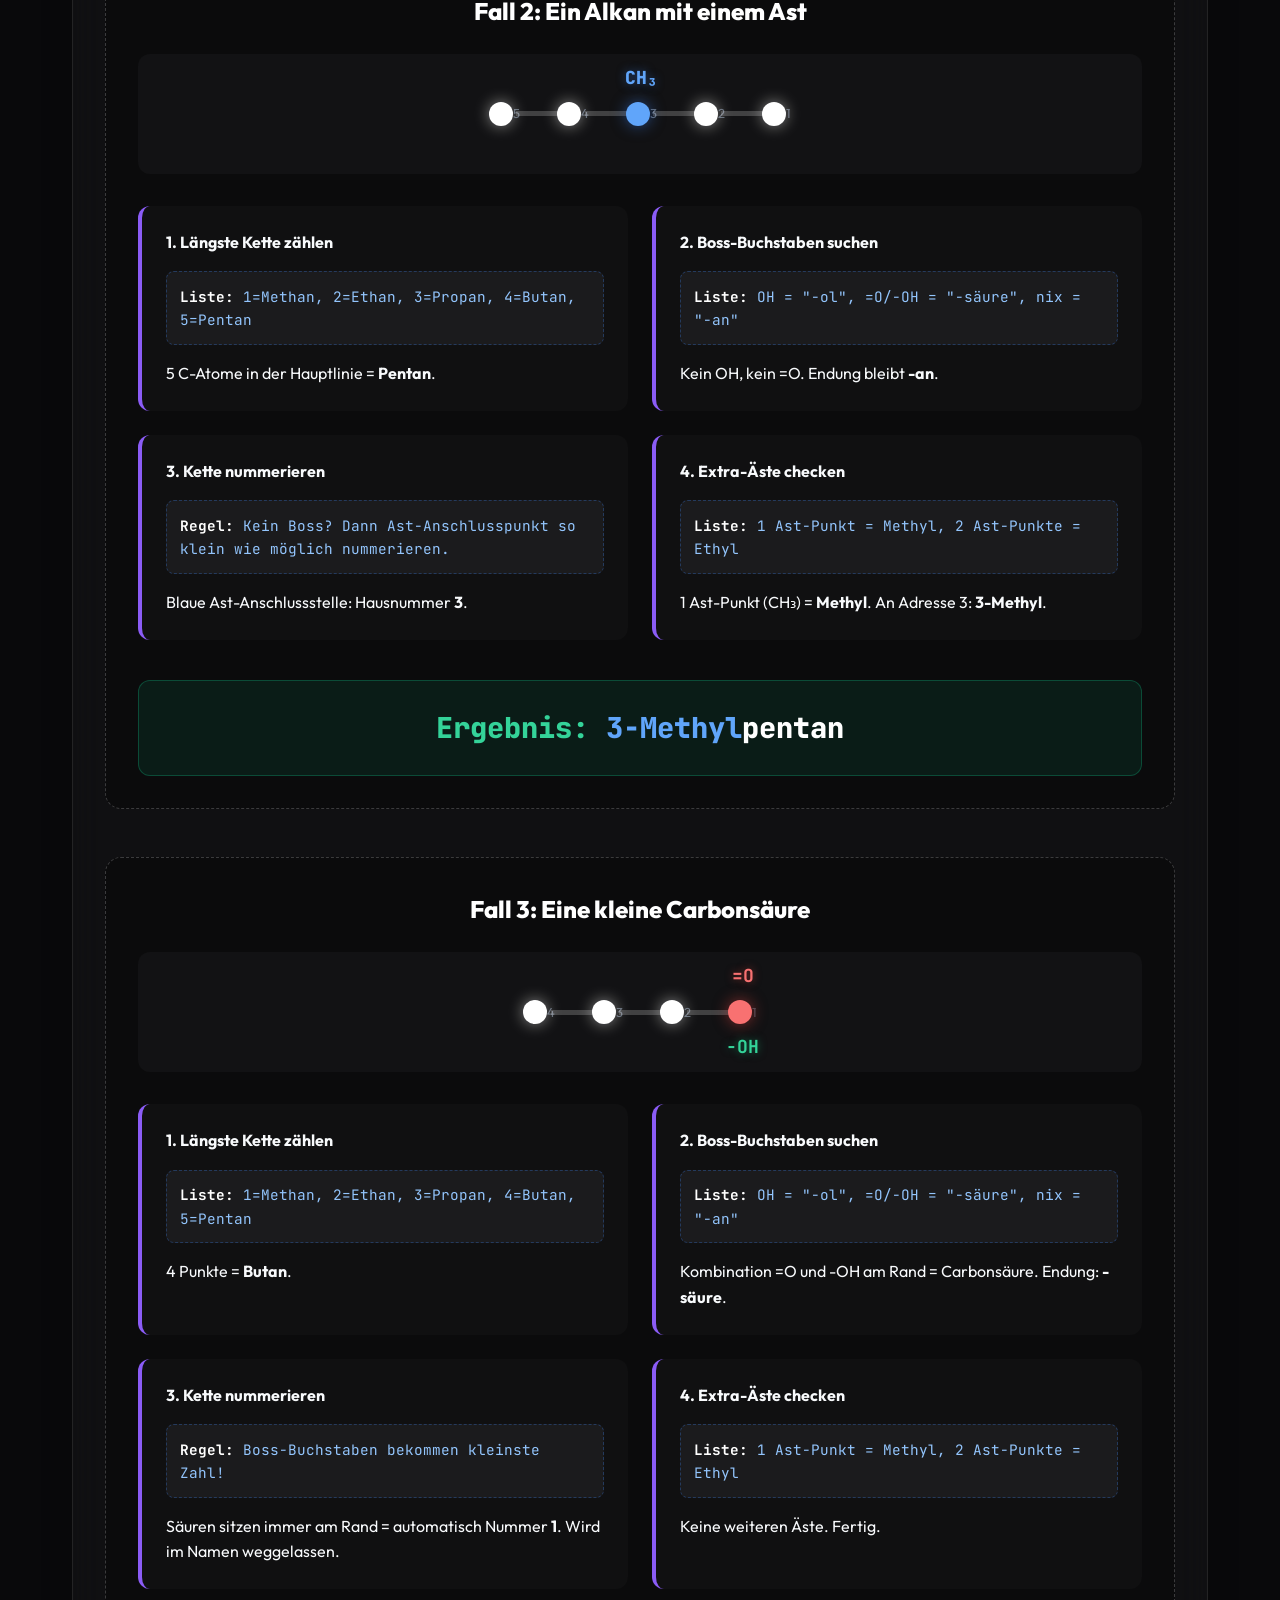
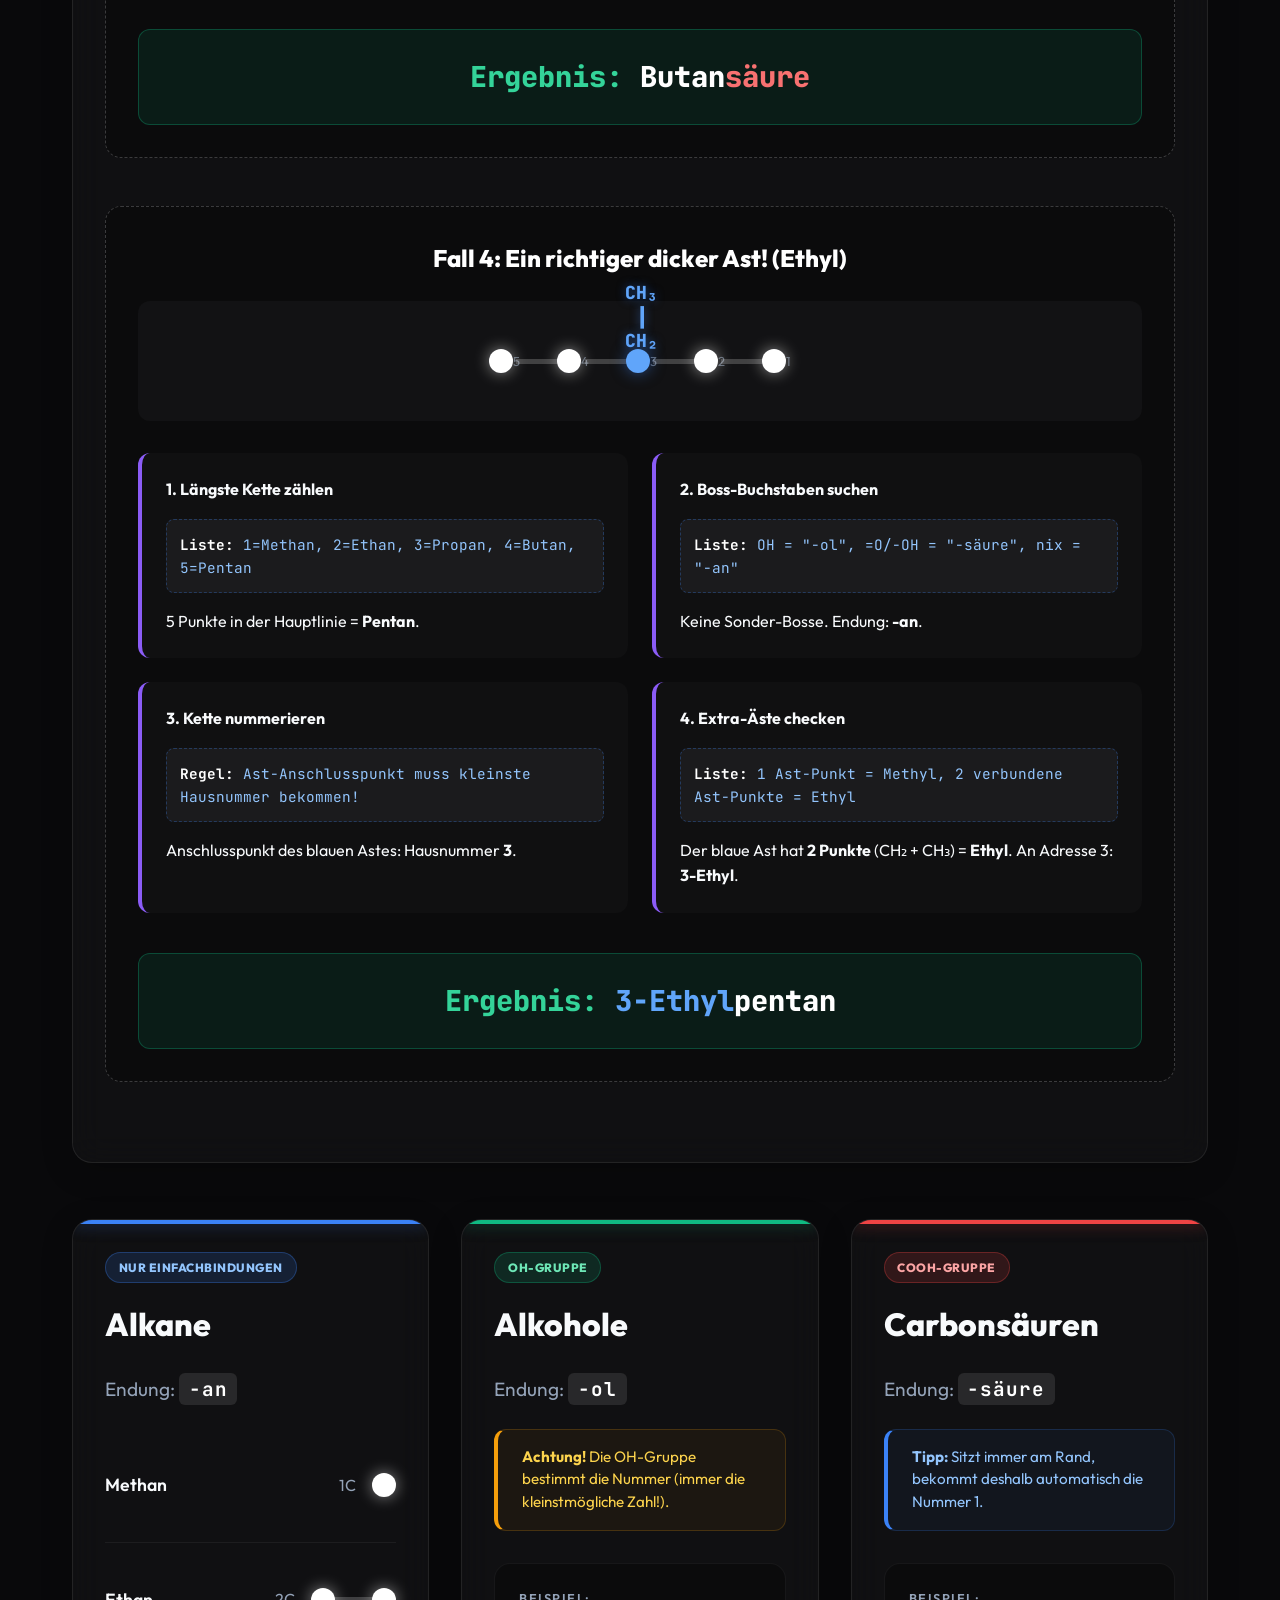
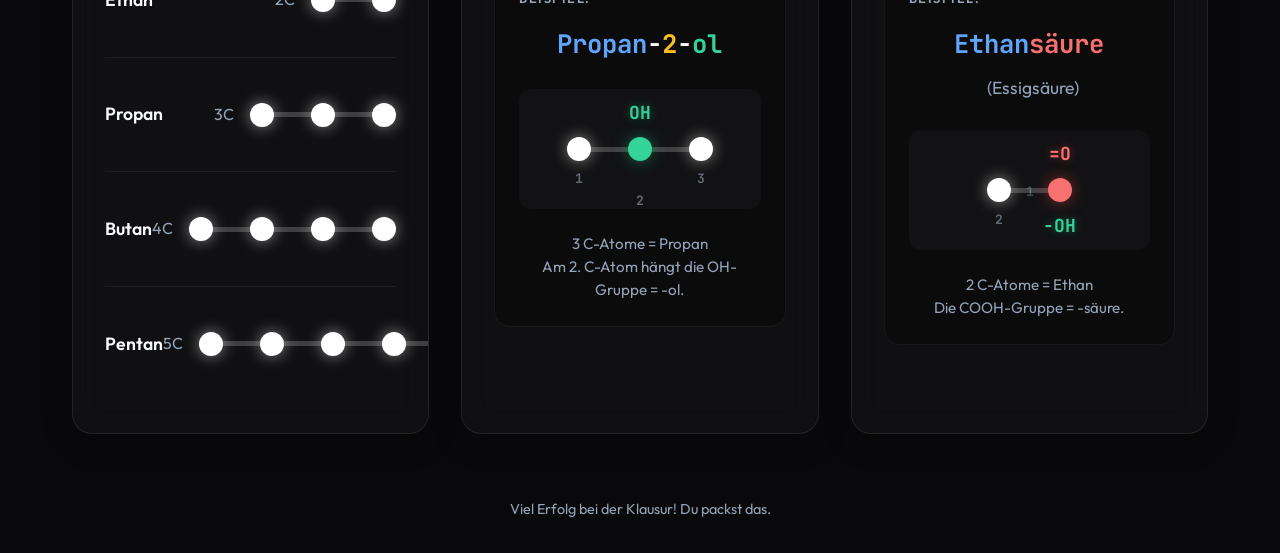
<file: chemie/index.html>
<!DOCTYPE html>
<html lang="de">

<head>
    <meta charset="UTF-8">
    <meta name="viewport" content="width=device-width, initial-scale=1.0">
    <title>Nomenklatur - Chemie Spickzettel</title>
    <link rel="stylesheet" href="style.css">
    <link href="https://fonts.googleapis.com/css2?family=Outfit:wght@300;400;600;800&family=JetBrains+Mono:wght@400;700&display=swap" rel="stylesheet">
</head>

<body>
    <div class="background-effects">
        <div class="blob blob-1"></div>
        <div class="blob blob-2"></div>
    </div>

    <nav class="site-nav">
        <div class="site-nav-inner">
            <span class="nav-label">Chemie</span>
            <a href="index.html" class="active">Nomenklatur</a>
            <a href="gruppen.html">Funktionelle Gruppen</a>
        </div>
    </nav>

    <header class="hero">
        <h1>Nomenklatur <span class="highlight">Rezept</span></h1>
        <p>Dein Notfall-Spickzettel für die Klausur in 2 Tagen. Kein Verstehen, nur Anwenden!</p>
    </header>

    <main class="container">
        <section class="intro-section glass-panel" style="margin-bottom: 3.5rem;">
            <h2 class="section-title text-gradient" style="font-size: 2.2rem;">Was zum Teufel sehe ich hier? (Die Basics)</h2>
            <div class="intro-content">
                <p style="font-size: 1.15rem; color: var(--text-muted); margin-bottom: 1.5rem; text-align: center;">Nein, das sind keine Ausschnitte! Du siehst hier <strong>komplette Moleküle</strong> (die "Skelettformel"). Chemiker sind nämlich berüchtigt schreibfaul.</p>
                <div style="background: rgba(255,255,255,0.02); border: 1px solid rgba(255,255,255,0.05); border-radius: 12px; padding: 1.5rem; margin-bottom: 1.5rem;">
                    <ul style="list-style: none; display: flex; flex-direction: column; gap: 1rem; font-size: 1.1rem; color: var(--text-main);">
                        <li>&#9898; <strong>Die Punkte:</strong> Jeder einzelne weiße Punkt ist genau <strong>ein Kohlenstoff-Atom (C-Atom)</strong>. Aneinandergereiht bilden sie das "Rückgrat" des Moleküls.</li>
                        <li>&#10134; <strong>Die Striche:</strong> Die grauen Linien sind die "Bindungen" – stell es dir vor, als würden die Atome sich an den Händen halten, um nicht auseinanderzufallen.</li>
                        <li><strong>Die unsichtbaren H's:</strong> An jedem C-Atom hängen eigentlich noch Wasserstoff-Atome (H). Da die aber total langweilig und unwichtig für den Namen sind, lässt man sie beim Zeichnen einfach komplett weg. Man zeichnet nur das nackte "Skelett".</li>
                        <li><strong>Die VIPs (Sondergruppen):</strong> Nur die wichtigen Ausnahmen, die eine bestimmte Funktion haben (wie das farbige <strong>-OH</strong> oder das rote <strong>=O</strong>), werden als echte Buchstaben extra hingeschrieben (manchmal mit eigenem Strich).</li>
                    </ul>
                </div>
                <div class="alert info">
                    <strong>Dein einziger Job in der Klausur:</strong> Ignorier den unsichtbaren H-Kram! Du musst einfach nur stur die <strong>Punkte (C-Atome)</strong> in der längsten Kette zählen und als Detektiv schauen, an welchem Punkt ein VIP-Gast (OH, =O, oder noch ein einzelner C-Punkt) dranhängt. Mehr ist Nomenklatur nicht!
                </div>
            </div>
        </section>

        <section class="rules-section glass-panel">
            <h2>Die 3 Goldenen Regeln</h2>
            <div class="steps-container">
                <div class="step">
                    <div class="step-number">1</div>
                    <div class="step-content">
                        <h3>Längste Kohlenstoffkette suchen</h3>
                        <p>Zähle die "C"s in einer Reihe. Das ergibt den <strong>Stammnamen</strong> (z.B. Butan).</p>
                    </div>
                </div>
                <div class="step">
                    <div class="step-number">2</div>
                    <div class="step-content">
                        <h3>Nummerieren</h3>
                        <p>Zähle von links oder rechts, sodass die <strong>wichtige Gruppe</strong> (OH, COOH) die kleinste Zahl bekommt!</p>
                    </div>
                </div>
                <div class="step">
                    <div class="step-number">3</div>
                    <div class="step-content">
                        <h3>Seitenketten benennen</h3>
                        <p>Was klebt noch am Rückgrat? Die offizielle Namens-Liste der "Äste" (<span class="badge blue">-yl</span>):</p>
                        <ul style="list-style: none; margin-top: 0.5rem; margin-bottom: 0.5rem; color: var(--color-blue); background: rgba(59, 130, 246, 0.1); padding: 0.8rem; border-radius: 8px;">
                            <li style="display: flex; align-items: center; justify-content: space-between; border-bottom: 1px dashed rgba(59,130,246,0.3); padding: 0.4rem 0;">
                                <span>1 einzelner Ast-Punkt = <strong>Methyl</strong></span>
                                <div class="dots" style="padding: 0; transform: scale(0.5); transform-origin: right;"><span class="dot hl-dot-blue"></span></div>
                            </li>
                            <li style="display: flex; align-items: center; justify-content: space-between; border-bottom: 1px dashed rgba(59,130,246,0.3); padding: 0.4rem 0;">
                                <span>2 verbundene Ast-Punkte = <strong>Ethyl</strong></span>
                                <div class="dots" style="padding: 0; transform: scale(0.5); transform-origin: right;"><span class="dot hl-dot-blue"></span><span class="line hl-line"></span><span class="dot hl-dot-blue"></span></div>
                            </li>
                            <li style="display: flex; align-items: center; justify-content: space-between; padding: 0.4rem 0;">
                                <span>3 verbundene Ast-Punkte = <strong>Propyl</strong></span>
                                <div class="dots" style="padding: 0; transform: scale(0.5); transform-origin: right;"><span class="dot hl-dot-blue"></span><span class="line hl-line"></span><span class="dot hl-dot-blue"></span><span class="line hl-line"></span><span class="dot hl-dot-blue"></span></div>
                            </li>
                        </ul>
                        <p>Das setzt du dann ganz vor den fertigen Namen!</p>
                    </div>
                </div>
            </div>
        </section>

        <section class="walkthrough-section glass-panel">
            <h2 class="section-title text-gradient">Master-Aufgabe Schritt-für-Schritt</h2>
            <p class="section-subtitle">Beispiel: Ein Molekül benennen (<strong>3-Methylbutan-2-ol</strong>)</p>

            <div class="walkthrough-grid">
                <div class="wt-step">
                    <div class="wt-header"><span class="wt-num">1</span><h3>Längste Kette finden</h3></div>
                    <div class="wt-visual">
                        <div class="dots">
                            <span class="dot hl-dot"></span><span class="line hl-line"></span>
                            <div class="dot-container">
                                <span class="dot hl-dot"></span>
                                <span class="branch group-methyl top">CH&#8323;</span>
                            </div>
                            <span class="line hl-line"></span>
                            <div class="dot-container">
                                <span class="dot hl-dot"></span>
                                <span class="branch group-oh bottom">-OH</span>
                            </div>
                            <span class="line hl-line"></span>
                            <span class="dot hl-dot"></span>
                        </div>
                    </div>
                    <p>Finde den längsten zusammenhängenden Weg der C-Atome. Hier sind es 4 in einer Reihe. Die Basis ist also <strong>Butan</strong>.</p>
                </div>

                <div class="wt-step">
                    <div class="wt-header"><span class="wt-num">2</span><h3>Wichtigste Gruppe</h3></div>
                    <div class="wt-visual">
                        <div class="dots">
                            <span class="dot"></span><span class="line"></span>
                            <div class="dot-container">
                                <span class="dot"></span>
                                <span class="branch group-methyl top">CH&#8323;</span>
                            </div>
                            <span class="line"></span>
                            <div class="dot-container">
                                <span class="dot hl-dot-green"></span>
                                <span class="branch group-oh hl-text-green bottom">-OH</span>
                            </div>
                            <span class="line"></span>
                            <span class="dot"></span>
                        </div>
                    </div>
                    <p><strong>Die Rezept-Regel:</strong> Sobald in der Zeichnung plötzlich <strong>echte Buchstaben</strong> (wie das farbige <strong>-OH</strong>) dranhängen, ist das der Boss! OH anwesend = Endung <strong>-ol</strong>. Aus Butan wird: Butan<strong>-ol</strong>.</p>
                </div>

                <div class="wt-step">
                    <div class="wt-header"><span class="wt-num">3</span><h3>Kette nummerieren</h3></div>
                    <div class="wt-visual">
                        <div class="dots">
                            <div class="dot-container"><span class="dot"></span><span class="b-number number-show">4</span></div>
                            <span class="line"></span>
                            <div class="dot-container">
                                <span class="dot"></span>
                                <span class="branch group-methyl top">CH&#8323;</span>
                                <span class="b-number number-show">3</span>
                            </div>
                            <span class="line"></span>
                            <div class="dot-container">
                                <span class="dot hl-dot-green"></span>
                                <span class="branch group-oh bottom hl-text-green">-OH</span>
                                <span class="b-number number-show hl-text-green">2</span>
                            </div>
                            <span class="line"></span>
                            <div class="dot-container"><span class="dot"></span><span class="b-number number-show">1</span></div>
                        </div>
                    </div>
                    <p>Wir nummerieren die 4 C-Atome (von rechts nach links), um der OH-Gruppe die kleinstmögliche Zahl zu geben (die "2"). Zwischenstand: Butan-<strong>2</strong>-ol.</p>
                </div>

                <div class="wt-step">
                    <div class="wt-header"><span class="wt-num">4</span><h3>Restliche Seitenketten</h3></div>
                    <div class="wt-visual">
                        <div class="dots">
                            <div class="dot-container"><span class="dot"></span><span class="b-number number-show">4</span></div>
                            <span class="line"></span>
                            <div class="dot-container">
                                <span class="dot hl-dot-blue"></span>
                                <span class="branch group-methyl hl-text-blue top">CH&#8323;</span>
                                <span class="b-number number-show hl-text-blue">3</span>
                            </div>
                            <span class="line"></span>
                            <div class="dot-container">
                                <span class="dot"></span>
                                <span class="branch group-oh bottom hl-text-green">-OH</span>
                                <span class="b-number number-show">2</span>
                            </div>
                            <span class="line"></span>
                            <div class="dot-container"><span class="dot"></span><span class="b-number number-show">1</span></div>
                        </div>
                    </div>
                    <p>An unserem <strong>3. C-Atom</strong> klebt ein <strong>CH&#8323;</strong>. Ein einziges C heißt "Methyl". Zusammengebaut als <strong>[Zahl]-[Name]</strong>: <strong>3-Methyl</strong>.</p>
                </div>
            </div>

            <div class="wt-result">
                <h3>Das fertige Puzzle:</h3>
                <div class="result-formula">
                    <span class="p-side">3-Methyl</span><span class="p-base">butan</span>-<span class="p-num">2</span><span class="p-suf">-ol</span>
                </div>
            </div>
        </section>

        <section class="quiz-section glass-panel" id="quiz-section">
            <h2 class="section-title text-gradient">Trainings-Lager</h2>
            <p class="section-subtitle">Teste dich selbst. Klicke dich Schritt für Schritt zur richtigen Lösung!</p>

            <div class="quiz-content">
                <div class="quiz-visual-box">
                    <div class="visual-formula">
                        <div class="dots" id="quiz-molecule">
                            <span class="dot"></span>
                            <span class="line"></span>
                            <div class="dot-container">
                                <span class="dot"></span>
                                <span class="branch group-methyl top">CH&#8323;</span>
                            </div>
                            <span class="line"></span>
                            <div class="dot-container">
                                <span class="dot d-bond-dot"></span>
                                <span class="branch group-o">=O</span>
                                <span class="branch group-oh bottom">-OH</span>
                            </div>
                        </div>
                    </div>
                    <div class="quiz-final-name" id="quiz-final-name" style="display: none;">
                        <span class="p-side">2-Methyl</span><span class="p-base">propan</span><span class="p-suf">säure</span>
                    </div>
                </div>
                <div class="quiz-panel" id="quiz-panel"></div>
            </div>
        </section>

        <section class="more-examples-section glass-panel">
            <h2 class="section-title text-gradient">3 Check-Beispiele zum Mitreden</h2>
            <p class="section-subtitle">Noch unsicher? Kein Problem! Hier sind 3 verschiedene Fälle. In jedem Schritt steht die dazugehörige Vokabel-Tabelle direkt dabei!</p>

            <div class="extra-example-box">
                <h3>Fall 1: Ein einfacher Alkohol</h3>
                <div class="visual-formula" style="margin-bottom: 2rem;">
                    <div class="dots">
                        <div class="dot-container"><span class="dot"></span><span class="b-number">5</span></div>
                        <span class="line"></span>
                        <div class="dot-container"><span class="dot"></span><span class="b-number">4</span></div>
                        <span class="line"></span>
                        <div class="dot-container"><span class="dot"></span><span class="b-number">3</span></div>
                        <span class="line"></span>
                        <div class="dot-container">
                            <span class="dot active-dot"></span>
                            <span class="branch group-oh top">-OH</span>
                            <span class="b-number">2</span>
                        </div>
                        <span class="line"></span>
                        <div class="dot-container"><span class="dot"></span><span class="b-number">1</span></div>
                    </div>
                </div>
                <div class="ex-steps">
                    <div class="ex-step">
                        <h4>1. Längste Kette zählen</h4>
                        <div class="mini-list"><strong>Liste:</strong> 1=Methan, 2=Ethan, 3=Propan, 4=Butan, 5=Pentan</div>
                        <p>5 Punkte = <strong>Pentan</strong>.</p>
                    </div>
                    <div class="ex-step">
                        <h4>2. Boss-Buchstaben suchen</h4>
                        <div class="mini-list"><strong>Liste:</strong> OH = "-ol", =O/-OH = "-säure", nix = "-an"</div>
                        <p>Ein "OH" sichtbar. Also <strong>-ol</strong> ans Wortende.</p>
                    </div>
                    <div class="ex-step">
                        <h4>3. Kette nummerieren</h4>
                        <div class="mini-list"><strong>Regel:</strong> Zähle so, dass der Boss die KLEINSTMÖGLICHE Zahl bekommt!</div>
                        <p>Von rechts: OH liegt auf Punkt <strong>2</strong>. (Von links wäre es 4). 2 gewinnt!</p>
                    </div>
                    <div class="ex-step">
                        <h4>4. Extra-Äste checken</h4>
                        <div class="mini-list"><strong>Liste:</strong> 1 Punkt = Methyl, 2 Punkte = Ethyl</div>
                        <p>Keine weiteren Äste. Fertig.</p>
                    </div>
                    <div class="ex-result">Ergebnis: <span style="color:#fff;">Pentan</span><span style="color:#fbbf24">-2-</span><span style="color:#34d399">ol</span></div>
                </div>
            </div>

            <div class="extra-example-box">
                <h3>Fall 2: Ein Alkan mit einem Ast</h3>
                <div class="visual-formula" style="margin-bottom: 2rem;">
                    <div class="dots">
                        <div class="dot-container"><span class="dot"></span><span class="b-number">5</span></div>
                        <span class="line"></span>
                        <div class="dot-container"><span class="dot"></span><span class="b-number">4</span></div>
                        <span class="line"></span>
                        <div class="dot-container">
                            <span class="dot hl-dot-blue"></span>
                            <span class="branch hl-text-blue top">CH&#8323;</span>
                            <span class="b-number">3</span>
                        </div>
                        <span class="line"></span>
                        <div class="dot-container"><span class="dot"></span><span class="b-number">2</span></div>
                        <span class="line"></span>
                        <div class="dot-container"><span class="dot"></span><span class="b-number">1</span></div>
                    </div>
                </div>
                <div class="ex-steps">
                    <div class="ex-step">
                        <h4>1. Längste Kette zählen</h4>
                        <div class="mini-list"><strong>Liste:</strong> 1=Methan, 2=Ethan, 3=Propan, 4=Butan, 5=Pentan</div>
                        <p>5 C-Atome in der Hauptlinie = <strong>Pentan</strong>.</p>
                    </div>
                    <div class="ex-step">
                        <h4>2. Boss-Buchstaben suchen</h4>
                        <div class="mini-list"><strong>Liste:</strong> OH = "-ol", =O/-OH = "-säure", nix = "-an"</div>
                        <p>Kein OH, kein =O. Endung bleibt <strong>-an</strong>.</p>
                    </div>
                    <div class="ex-step">
                        <h4>3. Kette nummerieren</h4>
                        <div class="mini-list"><strong>Regel:</strong> Kein Boss? Dann Ast-Anschlusspunkt so klein wie möglich nummerieren.</div>
                        <p>Blaue Ast-Anschlussstelle: Hausnummer <strong>3</strong>.</p>
                    </div>
                    <div class="ex-step">
                        <h4>4. Extra-Äste checken</h4>
                        <div class="mini-list"><strong>Liste:</strong> 1 Ast-Punkt = Methyl, 2 Ast-Punkte = Ethyl</div>
                        <p>1 Ast-Punkt (CH&#8323;) = <strong>Methyl</strong>. An Adresse 3: <strong>3-Methyl</strong>.</p>
                    </div>
                    <div class="ex-result">Ergebnis: <span style="color:#60a5fa">3-Methyl</span><span style="color:#fff;">pentan</span></div>
                </div>
            </div>

            <div class="extra-example-box">
                <h3>Fall 3: Eine kleine Carbonsäure</h3>
                <div class="visual-formula" style="margin-bottom: 2rem;">
                    <div class="dots">
                        <div class="dot-container"><span class="dot"></span><span class="b-number">4</span></div>
                        <span class="line"></span>
                        <div class="dot-container"><span class="dot"></span><span class="b-number">3</span></div>
                        <span class="line"></span>
                        <div class="dot-container"><span class="dot"></span><span class="b-number">2</span></div>
                        <span class="line"></span>
                        <div class="dot-container">
                            <span class="dot d-bond-dot"></span>
                            <span class="branch group-o top">=O</span>
                            <span class="branch group-oh bottom">-OH</span>
                            <span class="b-number left-number">1</span>
                        </div>
                    </div>
                </div>
                <div class="ex-steps">
                    <div class="ex-step">
                        <h4>1. Längste Kette zählen</h4>
                        <div class="mini-list"><strong>Liste:</strong> 1=Methan, 2=Ethan, 3=Propan, 4=Butan, 5=Pentan</div>
                        <p>4 Punkte = <strong>Butan</strong>.</p>
                    </div>
                    <div class="ex-step">
                        <h4>2. Boss-Buchstaben suchen</h4>
                        <div class="mini-list"><strong>Liste:</strong> OH = "-ol", =O/-OH = "-säure", nix = "-an"</div>
                        <p>Kombination =O und -OH am Rand = Carbonsäure. Endung: <strong>-säure</strong>.</p>
                    </div>
                    <div class="ex-step">
                        <h4>3. Kette nummerieren</h4>
                        <div class="mini-list"><strong>Regel:</strong> Boss-Buchstaben bekommen kleinste Zahl!</div>
                        <p>Säuren sitzen immer am Rand = automatisch Nummer <strong>1</strong>. Wird im Namen weggelassen.</p>
                    </div>
                    <div class="ex-step">
                        <h4>4. Extra-Äste checken</h4>
                        <div class="mini-list"><strong>Liste:</strong> 1 Ast-Punkt = Methyl, 2 Ast-Punkte = Ethyl</div>
                        <p>Keine weiteren Äste. Fertig.</p>
                    </div>
                    <div class="ex-result">Ergebnis: <span style="color:#fff;">Butan</span><span style="color:#f87171">säure</span></div>
                </div>
            </div>

            <div class="extra-example-box">
                <h3>Fall 4: Ein richtiger dicker Ast! (Ethyl)</h3>
                <div class="visual-formula" style="margin-bottom: 2rem;">
                    <div class="dots">
                        <div class="dot-container"><span class="dot"></span><span class="b-number">5</span></div>
                        <span class="line"></span>
                        <div class="dot-container"><span class="dot"></span><span class="b-number">4</span></div>
                        <span class="line"></span>
                        <div class="dot-container">
                            <span class="dot hl-dot-blue"></span>
                            <span class="branch hl-text-blue top" style="top:-70px; display:flex; flex-direction:column; align-items:center; gap:0;"><span>CH&#8323;</span><span style="font-size:24px; line-height: 0.8;">|</span><span>CH&#8322;</span></span>
                            <span class="b-number">3</span>
                        </div>
                        <span class="line"></span>
                        <div class="dot-container"><span class="dot"></span><span class="b-number">2</span></div>
                        <span class="line"></span>
                        <div class="dot-container"><span class="dot"></span><span class="b-number">1</span></div>
                    </div>
                </div>
                <div class="ex-steps">
                    <div class="ex-step">
                        <h4>1. Längste Kette zählen</h4>
                        <div class="mini-list"><strong>Liste:</strong> 1=Methan, 2=Ethan, 3=Propan, 4=Butan, 5=Pentan</div>
                        <p>5 Punkte in der Hauptlinie = <strong>Pentan</strong>.</p>
                    </div>
                    <div class="ex-step">
                        <h4>2. Boss-Buchstaben suchen</h4>
                        <div class="mini-list"><strong>Liste:</strong> OH = "-ol", =O/-OH = "-säure", nix = "-an"</div>
                        <p>Keine Sonder-Bosse. Endung: <strong>-an</strong>.</p>
                    </div>
                    <div class="ex-step">
                        <h4>3. Kette nummerieren</h4>
                        <div class="mini-list"><strong>Regel:</strong> Ast-Anschlusspunkt muss kleinste Hausnummer bekommen!</div>
                        <p>Anschlusspunkt des blauen Astes: Hausnummer <strong>3</strong>.</p>
                    </div>
                    <div class="ex-step">
                        <h4>4. Extra-Äste checken</h4>
                        <div class="mini-list"><strong>Liste:</strong> 1 Ast-Punkt = Methyl, 2 verbundene Ast-Punkte = Ethyl</div>
                        <p>Der blaue Ast hat <strong>2 Punkte</strong> (CH&#8322; + CH&#8323;) = <strong>Ethyl</strong>. An Adresse 3: <strong>3-Ethyl</strong>.</p>
                    </div>
                    <div class="ex-result">Ergebnis: <span style="color:#60a5fa">3-Ethyl</span><span style="color:#fff;">pentan</span></div>
                </div>
            </div>
        </section>

        <section class="cards-grid">
            <article class="card glass-panel group-card">
                <div class="card-header">
                    <span class="badge blue">Nur Einfachbindungen</span>
                    <h2>Alkane</h2>
                </div>
                <div class="card-body">
                    <p class="rule">Endung: <span class="monospaced-bold">-an</span></p>
                    <ul class="molecule-list">
                        <li><span class="mol-name">Methan</span><span class="mol-formula">1C <div class="dots"><span class="dot"></span></div></span></li>
                        <li><span class="mol-name">Ethan</span><span class="mol-formula">2C <div class="dots"><span class="dot"></span><span class="line"></span><span class="dot"></span></div></span></li>
                        <li><span class="mol-name">Propan</span><span class="mol-formula">3C <div class="dots"><span class="dot"></span><span class="line"></span><span class="dot"></span><span class="line"></span><span class="dot"></span></div></span></li>
                        <li><span class="mol-name">Butan</span><span class="mol-formula">4C <div class="dots"><span class="dot"></span><span class="line"></span><span class="dot"></span><span class="line"></span><span class="dot"></span><span class="line"></span><span class="dot"></span></div></span></li>
                        <li><span class="mol-name">Pentan</span><span class="mol-formula">5C <div class="dots"><span class="dot"></span><span class="line"></span><span class="dot"></span><span class="line"></span><span class="dot"></span><span class="line"></span><span class="dot"></span><span class="line"></span><span class="dot"></span></div></span></li>
                    </ul>
                </div>
            </article>

            <article class="card glass-panel group-card">
                <div class="card-header">
                    <span class="badge green">OH-Gruppe</span>
                    <h2>Alkohole</h2>
                </div>
                <div class="card-body">
                    <p class="rule">Endung: <span class="monospaced-bold">-ol</span></p>
                    <div class="alert warning">
                        <strong>Achtung!</strong> Die OH-Gruppe bestimmt die Nummer (immer die kleinstmögliche Zahl!).
                    </div>
                    <div class="example-box">
                        <span class="example-label">Beispiel:</span>
                        <div class="example-formula">
                            <span class="part base">Propan</span>-<span class="part number">2</span>-<span class="part suffix">ol</span>
                        </div>
                        <div class="visual-formula">
                            <div class="dots">
                                <div class="dot-container"><span class="dot"></span><span class="branch b-number">1</span></div>
                                <span class="line"></span>
                                <div class="dot-container">
                                    <span class="dot active-dot"></span>
                                    <span class="branch group-oh">OH</span>
                                    <span class="branch b-number bottom-number">2</span>
                                </div>
                                <span class="line"></span>
                                <div class="dot-container"><span class="dot"></span><span class="branch b-number">3</span></div>
                            </div>
                        </div>
                        <p class="example-desc">3 C-Atome = Propan <br> Am 2. C-Atom hängt die OH-Gruppe = -ol.</p>
                    </div>
                </div>
            </article>

            <article class="card glass-panel group-card">
                <div class="card-header">
                    <span class="badge red">COOH-Gruppe</span>
                    <h2>Carbonsäuren</h2>
                </div>
                <div class="card-body">
                    <p class="rule">Endung: <span class="monospaced-bold">-säure</span></p>
                    <div class="alert info">
                        <strong>Tipp:</strong> Sitzt immer am Rand, bekommt deshalb automatisch die Nummer 1.
                    </div>
                    <div class="example-box">
                        <span class="example-label">Beispiel:</span>
                        <div class="example-formula">
                            <span class="part base">Ethan</span><span class="part suffix">säure</span>
                            <span class="slang">(Essigsäure)</span>
                        </div>
                        <div class="visual-formula">
                            <div class="dots">
                                <div class="dot-container"><span class="dot"></span><span class="branch b-number">2</span></div>
                                <span class="line"></span>
                                <div class="dot-container">
                                    <span class="dot d-bond-dot"></span>
                                    <span class="branch group-o">=O</span>
                                    <span class="branch group-oh bottom">-OH</span>
                                    <span class="branch b-number left-number">1</span>
                                </div>
                            </div>
                        </div>
                        <p class="example-desc">2 C-Atome = Ethan <br> Die COOH-Gruppe = -säure.</p>
                    </div>
                </div>
            </article>
        </section>
    </main>

    <footer style="text-align: center; padding: 2rem; color: var(--text-muted); font-size: 0.9rem;">
        Viel Erfolg bei der Klausur! Du packst das.
    </footer>

    <script>
        const questions = [
            {
                title: "Schritt 1: Wie viele C-Atome hat die längste Kette (inklusive der wichtigsten Gruppe)?",
                options: ["2 (Ethan)", "3 (Propan)", "4 (Butan)"],
                correct: 1
            },
            {
                title: "Schritt 2: Welche wichtige Gruppe siehst du rechts am Rand?",
                options: ["OH (-ol / Alkohol)", "COOH (-säure / Carbonsäure)", "Keine (-an)"],
                correct: 1
            },
            {
                title: "Schritt 3: An welchem C-Atom hängt die kleine Seitengruppe (CH3)? Die Carbonsäure-Gruppe bekommt automatisch die Nummer '1'. Zähle von dort aus rückwärts nach links!",
                options: ["Am 1. C-Atom", "Am 2. C-Atom", "Am 3. C-Atom"],
                correct: 1
            },
            {
                title: "Schritt 4 (Seitenketten): Oben am 2. C-Atom klebt noch ein 'CH3' (ein einziges C!). Welche Puzzleteil-Lösung baust du nach dem Muster '[Zahl]-[Name]'?",
                options: ["3-Methyl (Weil es am 3. Atom hängt)", "2-Ethyl (Weil es 2 Buchstaben sind)", "2-Methyl (Weil es am 2. Atom hängt!)"],
                correct: 2
            }
        ];

        let currentStepIndex = 0;
        const panel = document.getElementById('quiz-panel');

        function renderQuiz() {
            panel.innerHTML = "";
            questions.forEach((q, index) => {
                if (index > currentStepIndex) return;
                const card = document.createElement("div");
                card.className = "quiz-step-card " + (index === currentStepIndex ? "active" : "completed");
                const title = document.createElement("div");
                title.className = "quiz-step-title";
                title.innerText = q.title;
                card.appendChild(title);
                const optContainer = document.createElement("div");
                optContainer.className = "quiz-options";
                q.options.forEach((optText, optIndex) => {
                    const btn = document.createElement("button");
                    btn.className = "quiz-btn";
                    btn.innerText = optText;
                    if (index < currentStepIndex) {
                        if (optIndex === q.correct) btn.classList.add("correct");
                        btn.disabled = true;
                        btn.style.cursor = "default";
                    } else {
                        btn.onclick = () => handleAnswer(optIndex, q.correct, btn);
                    }
                    optContainer.appendChild(btn);
                });
                card.appendChild(optContainer);
                panel.appendChild(card);
            });
            if (currentStepIndex === questions.length) {
                document.getElementById('quiz-final-name').style.display = "block";
            }
        }

        function handleAnswer(selected, correct, btn) {
            if (selected === correct) {
                btn.classList.add("correct");
                setTimeout(() => { currentStepIndex++; renderQuiz(); }, 400);
            } else {
                btn.classList.add("wrong");
                setTimeout(() => btn.classList.remove("wrong"), 500);
            }
        }

        renderQuiz();
    </script>
</body>
</html>
</file>
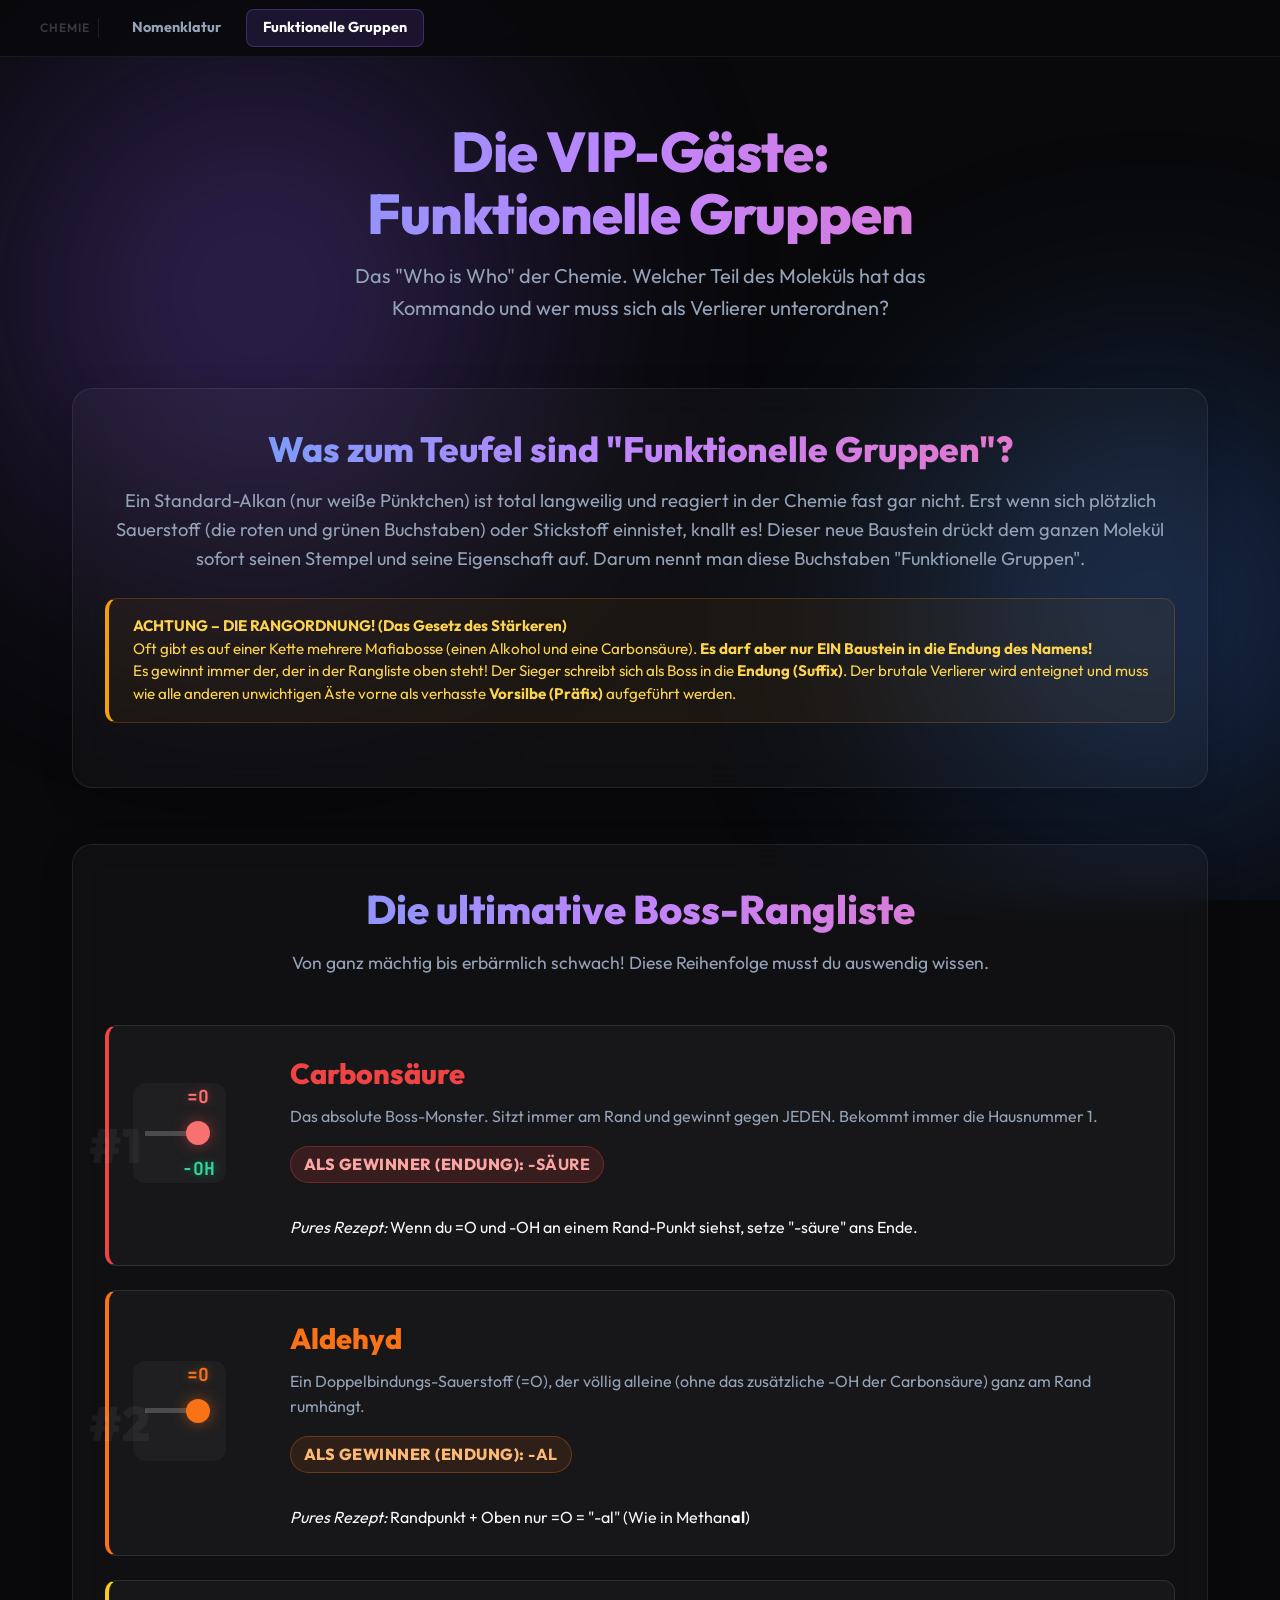
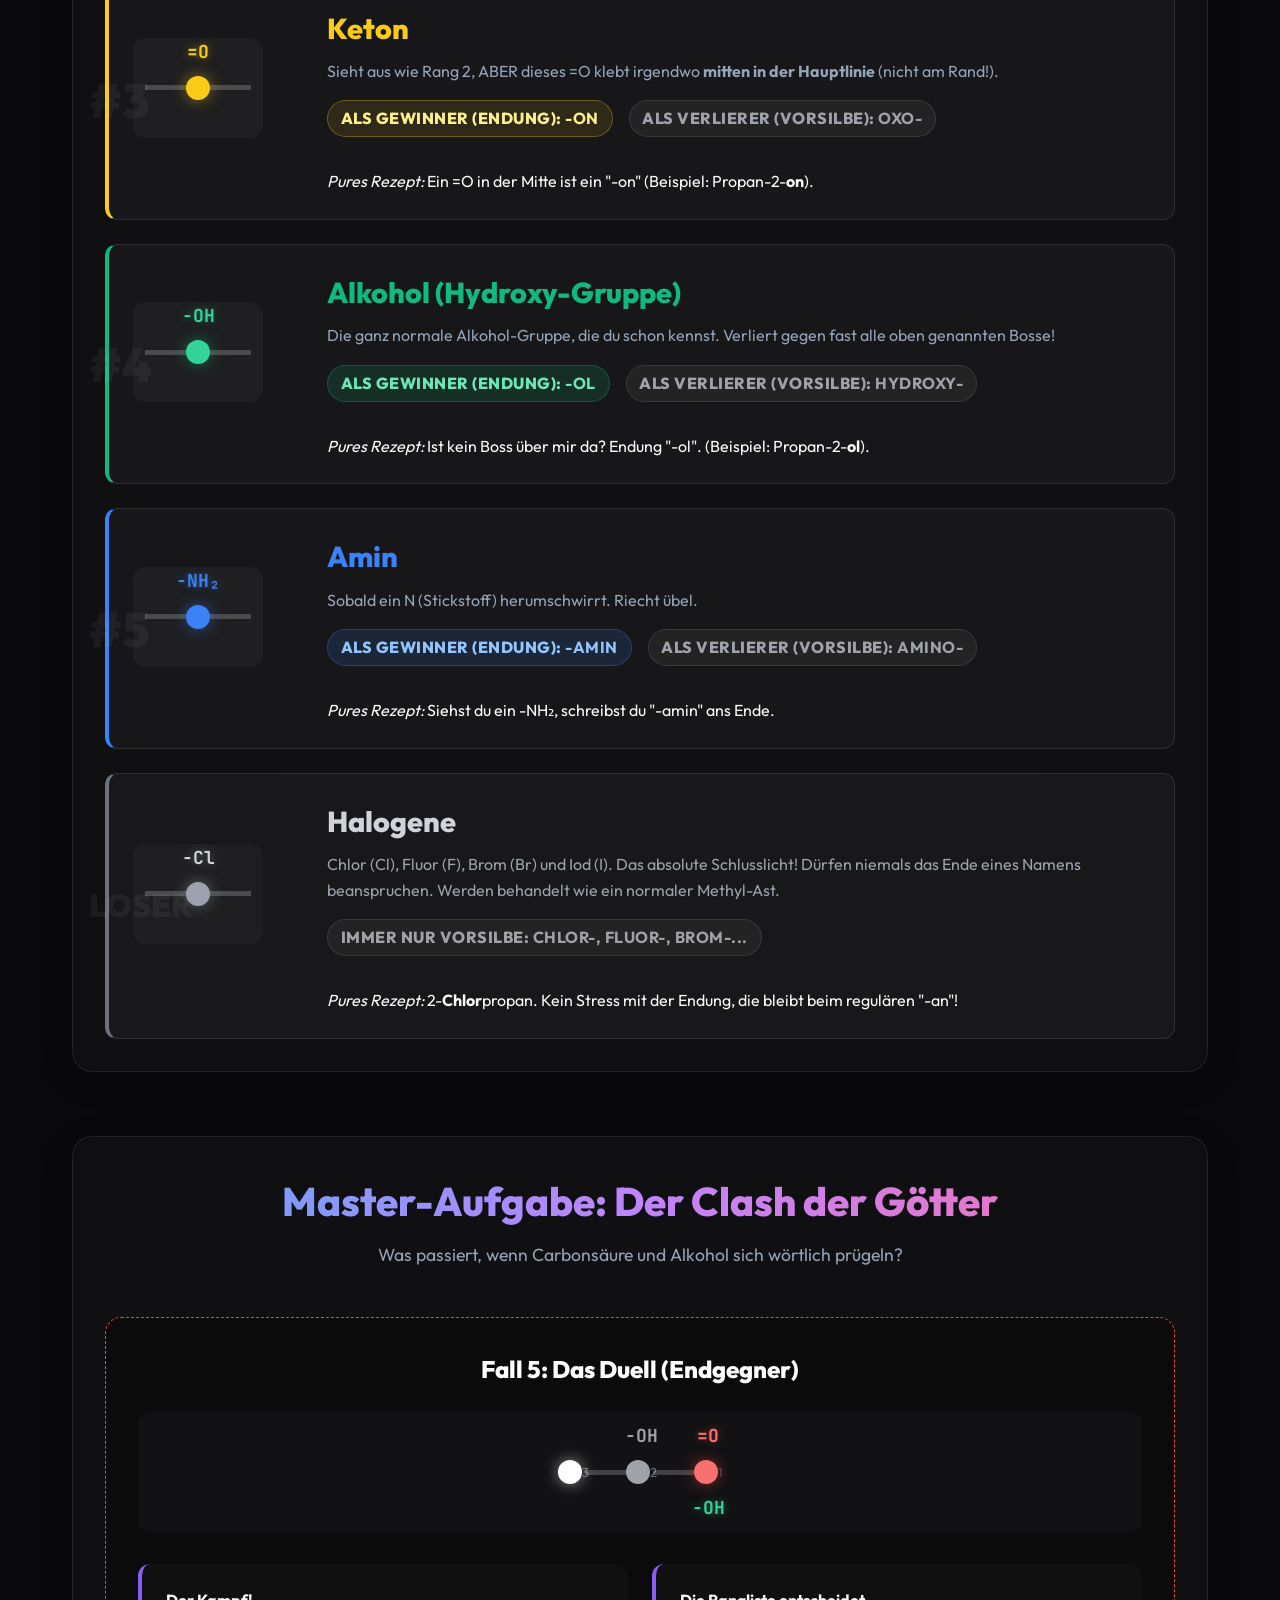
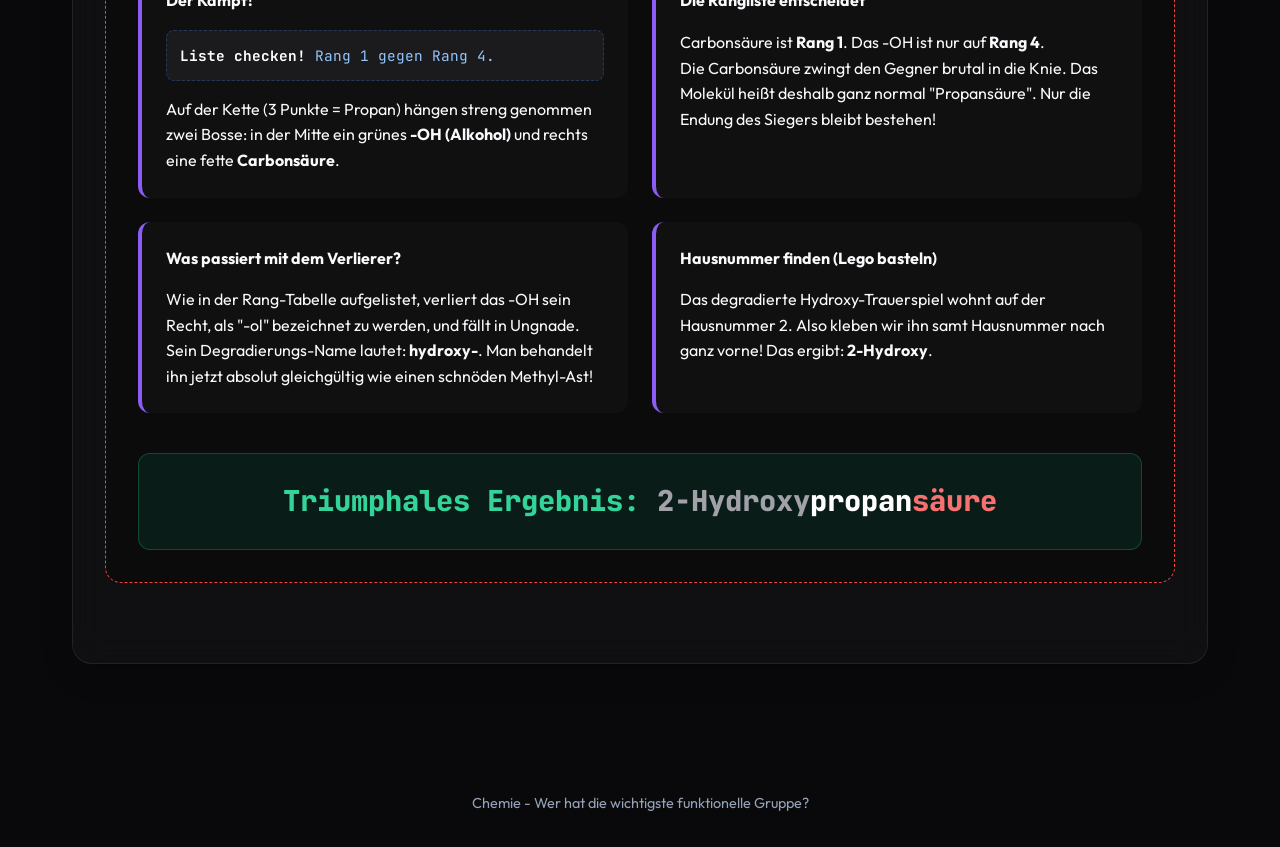
<file: chemie/gruppen.html>
<!DOCTYPE html>
<html lang="de">
<head>
    <meta charset="UTF-8">
    <meta name="viewport" content="width=device-width, initial-scale=1.0">
    <title>Funktionelle Gruppen - Chemie Spickzettel</title>
    <link href="https://fonts.googleapis.com/css2?family=Outfit:wght@300;400;700;900&family=JetBrains+Mono:wght@400;800&display=swap" rel="stylesheet">
    <link rel="stylesheet" href="style.css">
</head>
<body>
    <div class="background-effects">
        <div class="blob blob-1"></div>
        <div class="blob blob-2"></div>
    </div>

    <nav class="site-nav">
        <div class="site-nav-inner">
            <span class="nav-label">Chemie</span>
            <a href="index.html">Nomenklatur</a>
            <a href="gruppen.html" class="active">Funktionelle Gruppen</a>
        </div>
    </nav>

    <header class="hero">
        <h1 class="text-gradient" style="font-size: 3.5rem; line-height: 1.1;">Die VIP-Gäste: <br>Funktionelle Gruppen</h1>
        <p class="subtitle">Das "Who is Who" der Chemie. Welcher Teil des Moleküls hat das Kommando und wer muss sich als Verlierer unterordnen?</p>
    </header>

    <main class="container">
        <!-- Einleitung -->
        <section class="intro-section glass-panel">
            <h2 class="section-title text-gradient" style="font-size: 2.2rem;">Was zum Teufel sind "Funktionelle Gruppen"?</h2>
            <div class="intro-content">
                <p style="font-size: 1.15rem; color: var(--text-muted); margin-bottom: 1.5rem; text-align: center;">Ein Standard-Alkan (nur weiße Pünktchen) ist total langweilig und reagiert in der Chemie fast gar nicht. Erst wenn sich plötzlich Sauerstoff (die roten und grünen Buchstaben) oder Stickstoff einnistet, knallt es! Dieser neue Baustein drückt dem ganzen Molekül sofort seinen Stempel und seine Eigenschaft auf. Darum nennt man diese Buchstaben "Funktionelle Gruppen".</p>

                <div class="alert warning">
                    <strong>ACHTUNG – DIE RANGORDNUNG! (Das Gesetz des Stärkeren)</strong><br>
                    Oft gibt es auf einer Kette mehrere Mafiabosse (einen Alkohol und eine Carbonsäure). <strong>Es darf aber nur EIN Baustein in die Endung des Namens!</strong><br>
                    Es gewinnt immer der, der in der Rangliste oben steht! Der Sieger schreibt sich als Boss in die <strong>Endung (Suffix)</strong>. Der brutale Verlierer wird enteignet und muss wie alle anderen unwichtigen Äste vorne als verhasste <strong>Vorsilbe (Präfix)</strong> aufgeführt werden.
                </div>
            </div>
        </section>

        <!-- Die Rangliste -->
        <section class="hierarchy-section glass-panel">
            <h2 class="section-title text-gradient">Die ultimative Boss-Rangliste</h2>
            <p class="section-subtitle">Von ganz mächtig bis erbärmlich schwach! Diese Reihenfolge musst du auswendig wissen.</p>

            <div class="hierarchy-list">

                <!-- Rang 1: Carbonsäure -->
                <div class="hierarchy-item" style="border-left: 4px solid var(--color-red);">
                    <div class="rank">#1</div>
                    <div class="visual-formula">
                        <div class="dots" style="padding: 0;">
                            <span class="line"></span>
                            <div class="dot-container">
                                <span class="dot d-bond-dot"></span>
                                <span class="branch group-o top">=O</span>
                                <span class="branch group-oh bottom">-OH</span>
                            </div>
                        </div>
                    </div>
                    <div class="group-details">
                        <h3 style="font-size: 1.8rem; color: var(--color-red); margin:0;">Carbonsäure</h3>
                        <p style="margin:0; color: var(--text-muted);">Das absolute Boss-Monster. Sitzt immer am Rand und gewinnt gegen JEDEN. Bekommt immer die Hausnummer 1.</p>
                        <div style="margin-top: 0.5rem; display: flex; gap: 1rem;">
                            <span class="badge red" style="font-size:1rem;">Als Gewinner (Endung): <strong>-säure</strong></span>
                        </div>
                        <p style="margin-top: 0.5rem; font-size: 1rem;"><em>Pures Rezept:</em> Wenn du =O und -OH an einem Rand-Punkt siehst, setze "-säure" ans Ende.</p>
                    </div>
                </div>

                <!-- Rang 2: Aldehyd -->
                <div class="hierarchy-item" style="border-left: 4px solid #f97316;">
                    <div class="rank">#2</div>
                    <div class="visual-formula">
                        <div class="dots" style="padding: 0;">
                            <span class="line"></span>
                            <div class="dot-container">
                                <span class="dot d-bond-dot" style="background:#f97316; box-shadow:0 0 15px rgba(249,115,22,0.5);"></span>
                                <span class="branch top" style="color:#f97316; text-shadow:0 0 8px rgba(249,115,22,0.5);">=O</span>
                            </div>
                        </div>
                    </div>
                    <div class="group-details">
                        <h3 style="font-size: 1.8rem; color: #f97316; margin:0;">Aldehyd</h3>
                        <p style="margin:0; color: var(--text-muted);">Ein Doppelbindungs-Sauerstoff (=O), der völlig alleine (ohne das zusätzliche -OH der Carbonsäure) ganz am Rand rumhängt.</p>
                        <div style="margin-top: 0.5rem; display: flex; gap: 1rem;">
                            <span class="badge" style="background:rgba(249,115,22,0.1); color:#fdba74; border: 1px solid rgba(249,115,22,0.3); font-size:1rem;">Als Gewinner (Endung): <strong>-al</strong></span>
                        </div>
                        <p style="margin-top: 0.5rem; font-size: 1rem;"><em>Pures Rezept:</em> Randpunkt + Oben nur =O = "-al" (Wie in Methan<strong>al</strong>)</p>
                    </div>
                </div>

                <!-- Rang 3: Keton -->
                <div class="hierarchy-item" style="border-left: 4px solid #facc15;">
                    <div class="rank">#3</div>
                    <div class="visual-formula">
                        <div class="dots" style="padding: 0;">
                            <span class="line"></span>
                            <div class="dot-container">
                                <span class="dot d-bond-dot" style="background:#facc15; box-shadow:0 0 15px rgba(250,204,21,0.5);"></span>
                                <span class="branch top" style="color:#facc15; text-shadow:0 0 8px rgba(250,204,21,0.5);">=O</span>
                            </div>
                            <span class="line"></span>
                        </div>
                    </div>
                    <div class="group-details">
                        <h3 style="font-size: 1.8rem; color: #facc15; margin:0;">Keton</h3>
                        <p style="margin:0; color: var(--text-muted);">Sieht aus wie Rang 2, ABER dieses =O klebt irgendwo <strong>mitten in der Hauptlinie</strong> (nicht am Rand!).</p>
                        <div style="margin-top: 0.5rem; display: flex; gap: 1rem; flex-wrap: wrap;">
                            <span class="badge" style="background:rgba(250,204,21,0.1); color:#fef08a; border: 1px solid rgba(250,204,21,0.3); font-size:1rem;">Als Gewinner (Endung): <strong>-on</strong></span>
                            <span class="badge" style="background:rgba(255,255,255,0.05); color:#a1a1aa; border: 1px solid rgba(255,255,255,0.1); font-size:1rem;">Als Verlierer (Vorsilbe): <strong>oxo-</strong></span>
                        </div>
                        <p style="margin-top: 0.5rem; font-size: 1rem;"><em>Pures Rezept:</em> Ein =O in der Mitte ist ein "-on" (Beispiel: Propan-2-<strong>on</strong>).</p>
                    </div>
                </div>

                <!-- Rang 4: Alkohol -->
                <div class="hierarchy-item" style="border-left: 4px solid var(--color-green);">
                    <div class="rank">#4</div>
                    <div class="visual-formula">
                        <div class="dots" style="padding: 0;">
                            <span class="line"></span>
                            <div class="dot-container">
                                <span class="dot active-dot"></span>
                                <span class="branch group-oh top">-OH</span>
                            </div>
                            <span class="line"></span>
                        </div>
                    </div>
                    <div class="group-details">
                        <h3 style="font-size: 1.8rem; color: var(--color-green); margin:0;">Alkohol (Hydroxy-Gruppe)</h3>
                        <p style="margin:0; color: var(--text-muted);">Die ganz normale Alkohol-Gruppe, die du schon kennst. Verliert gegen fast alle oben genannten Bosse!</p>
                        <div style="margin-top: 0.5rem; display: flex; gap: 1rem; flex-wrap: wrap;">
                            <span class="badge green" style="font-size:1rem;">Als Gewinner (Endung): <strong>-ol</strong></span>
                            <span class="badge" style="background:rgba(255,255,255,0.05); color:#a1a1aa; border: 1px solid rgba(255,255,255,0.1); font-size:1rem;">Als Verlierer (Vorsilbe): <strong>hydroxy-</strong></span>
                        </div>
                        <p style="margin-top: 0.5rem; font-size: 1rem;"><em>Pures Rezept:</em> Ist kein Boss über mir da? Endung "-ol". (Beispiel: Propan-2-<strong>ol</strong>).</p>
                    </div>
                </div>

                <!-- Rang 5: Amin -->
                <div class="hierarchy-item" style="border-left: 4px solid var(--color-blue);">
                    <div class="rank">#5</div>
                    <div class="visual-formula">
                        <div class="dots" style="padding: 0;">
                            <span class="line"></span>
                            <div class="dot-container">
                                <span class="dot" style="background:var(--color-blue); box-shadow:0 0 15px var(--glow-blue);"></span>
                                <span class="branch top" style="color:var(--color-blue); text-shadow:0 0 8px var(--glow-blue);">-NH&#8322;</span>
                            </div>
                            <span class="line"></span>
                        </div>
                    </div>
                    <div class="group-details">
                        <h3 style="font-size: 1.8rem; color: var(--color-blue); margin:0;">Amin</h3>
                        <p style="margin:0; color: var(--text-muted);">Sobald ein N (Stickstoff) herumschwirrt. Riecht übel.</p>
                        <div style="margin-top: 0.5rem; display: flex; gap: 1rem; flex-wrap: wrap;">
                            <span class="badge blue" style="font-size:1rem;">Als Gewinner (Endung): <strong>-amin</strong></span>
                            <span class="badge" style="background:rgba(255,255,255,0.05); color:#a1a1aa; border: 1px solid rgba(255,255,255,0.1); font-size:1rem;">Als Verlierer (Vorsilbe): <strong>amino-</strong></span>
                        </div>
                        <p style="margin-top: 0.5rem; font-size: 1rem;"><em>Pures Rezept:</em> Siehst du ein -NH&#8322;, schreibst du "-amin" ans Ende.</p>
                    </div>
                </div>

                <!-- Rang LOSER: Halogene -->
                <div class="hierarchy-item" style="border-left: 4px solid #64748b; filter: grayscale(50%);">
                    <div class="rank" style="font-size: 2rem;">LOSER</div>
                    <div class="visual-formula">
                        <div class="dots" style="padding: 0;">
                            <span class="line"></span>
                            <div class="dot-container">
                                <span class="dot" style="background:#94a3b8; box-shadow:0 0 15px rgba(148,163,184,0.5);"></span>
                                <span class="branch top" style="color:#cbd5e1; text-shadow:0 0 8px rgba(148,163,184,0.5);">-Cl</span>
                            </div>
                            <span class="line"></span>
                        </div>
                    </div>
                    <div class="group-details">
                        <h3 style="font-size: 1.8rem; color: #cbd5e1; margin:0;">Halogene</h3>
                        <p style="margin:0; color: var(--text-muted);">Chlor (Cl), Fluor (F), Brom (Br) und Iod (I). Das absolute Schlusslicht! Dürfen niemals das Ende eines Namens beanspruchen. Werden behandelt wie ein normaler Methyl-Ast.</p>
                        <div style="margin-top: 0.5rem; display: flex; gap: 1rem; flex-wrap: wrap;">
                            <span class="badge" style="background:rgba(255,255,255,0.05); color:#a1a1aa; border: 1px solid rgba(255,255,255,0.1); font-size:1rem;">Immer nur Vorsilbe: <strong>chlor-, fluor-, brom-...</strong></span>
                        </div>
                        <p style="margin-top: 0.5rem; font-size: 1rem;"><em>Pures Rezept:</em> 2-<strong>Chlor</strong>propan. Kein Stress mit der Endung, die bleibt beim regulären "-an"!</p>
                    </div>
                </div>

            </div>
        </section>

        <!-- Clash Beispiel -->
        <section class="more-examples-section glass-panel" style="margin-bottom: 4rem;">
            <h2 class="section-title text-gradient">Master-Aufgabe: Der Clash der Götter</h2>
            <p class="section-subtitle">Was passiert, wenn Carbonsäure und Alkohol sich wörtlich prügeln?</p>

            <div class="extra-example-box" style="margin-top: 2rem; border-color: var(--color-red);">
                <h3>Fall 5: Das Duell (Endgegner)</h3>
                <div class="visual-formula" style="margin-bottom: 2rem;">
                    <div class="dots" style="justify-content: center;">
                        <div class="dot-container">
                            <span class="dot"></span>
                            <span class="b-number">3</span>
                        </div>
                        <span class="line"></span>
                        <div class="dot-container">
                            <span class="dot active-dot" style="background: #a1a1aa; box-shadow: none;"></span>
                            <span class="branch group-oh top" style="color:#a1a1aa; text-shadow:none;">-OH</span>
                            <span class="b-number">2</span>
                        </div>
                        <span class="line"></span>
                        <div class="dot-container">
                            <span class="dot d-bond-dot"></span>
                            <span class="branch group-o top">=O</span>
                            <span class="branch group-oh bottom">-OH</span>
                            <span class="b-number left-number">1</span>
                        </div>
                    </div>
                </div>

                <div class="ex-steps">
                    <div class="ex-step">
                        <h4>Der Kampf!</h4>
                        <div class="mini-list"><strong>Liste checken!</strong> Rang 1 gegen Rang 4.</div>
                        <p>Auf der Kette (3 Punkte = Propan) hängen streng genommen zwei Bosse: in der Mitte ein grünes <strong>-OH (Alkohol)</strong> und rechts eine fette <strong>Carbonsäure</strong>.</p>
                    </div>
                    <div class="ex-step">
                        <h4>Die Rangliste entscheidet</h4>
                        <p>Carbonsäure ist <strong>Rang 1</strong>. Das -OH ist nur auf <strong>Rang 4</strong>.<br>Die Carbonsäure zwingt den Gegner brutal in die Knie. Das Molekül heißt deshalb ganz normal "Propansäure". Nur die Endung des Siegers bleibt bestehen!</p>
                    </div>
                    <div class="ex-step">
                        <h4>Was passiert mit dem Verlierer?</h4>
                        <p>Wie in der Rang-Tabelle aufgelistet, verliert das -OH sein Recht, als "-ol" bezeichnet zu werden, und fällt in Ungnade. Sein Degradierungs-Name lautet: <strong>hydroxy-</strong>. Man behandelt ihn jetzt absolut gleichgültig wie einen schnöden Methyl-Ast!</p>
                    </div>
                    <div class="ex-step">
                        <h4>Hausnummer finden (Lego basteln)</h4>
                        <p>Das degradierte Hydroxy-Trauerspiel wohnt auf der Hausnummer 2. Also kleben wir ihn samt Hausnummer nach ganz vorne! Das ergibt: <strong>2-Hydroxy</strong>.</p>
                    </div>
                    <div class="ex-result">Triumphales Ergebnis: <span style="color:#a1a1aa">2-Hydroxy</span><span style="color:#fff;">propan</span><span style="color:#f87171">säure</span></div>
                </div>
            </div>
        </section>

    </main>

    <footer style="text-align: center; padding: 2rem; color: var(--text-muted); font-size: 0.9rem;">
        Chemie - Wer hat die wichtigste funktionelle Gruppe?
    </footer>
</body>
</html>
</file>
<file: style.css>
@import url('https://fonts.googleapis.com/css2?family=Outfit:wght@300;400;600;700&display=swap');

:root {
  --bg-color: #0d1117;
  --text-color: #c9d1d9;
  --accent-blue: #58a6ff;
  --accent-pink: #ff7b72;
  --accent-green: #3fb950;
  --accent-purple: #bc8cff;
  --accent-orange: #e3b341;
  --glass-bg: rgba(22, 27, 34, 0.7);
  --glass-border: rgba(48, 54, 61, 0.5);
  --radius: 16px;
}

* {
  box-sizing: border-box;
  margin: 0;
  padding: 0;
}

body {
  font-family: 'Outfit', sans-serif;
  background-color: var(--bg-color);
  color: var(--text-color);
  line-height: 1.6;
  overflow-x: hidden;
}

/* Background Glow Effects */
.glow-bg {
  position: fixed;
  top: 0;
  left: 0;
  width: 100vw;
  height: 100vh;
  z-index: -1;
  pointer-events: none;
  background: radial-gradient(circle at 20% 30%, rgba(88, 166, 255, 0.15) 0%, transparent 40%),
              radial-gradient(circle at 80% 70%, rgba(255, 123, 114, 0.15) 0%, transparent 40%);
}

#app-container {
  display: flex;
  flex-direction: column;
  min-height: 100vh;
}

header {
  text-align: center;
  padding: 4rem 2rem 2rem;
}

header h1 {
  font-size: 3.5rem;
  font-weight: 700;
  background: linear-gradient(135deg, var(--accent-blue), var(--accent-pink));
  -webkit-background-clip: text;
  -webkit-text-fill-color: transparent;
  margin-bottom: 1rem;
}

header p {
  font-size: 1.2rem;
  opacity: 0.8;
  max-width: 600px;
  margin: 0 auto;
}

main {
  display: flex;
  flex: 1;
  padding: 2rem;
  gap: 2rem;
  max-width: 1400px;
  margin: 0 auto;
  width: 100%;
}

.content-pane {
  flex: 1;
  display: flex;
  flex-direction: column;
  gap: 2rem;
  overflow-y: auto;
  padding-right: 1rem;
  /* hide scrollbar */
  scrollbar-width: thin;
  scrollbar-color: var(--accent-blue) transparent;
}

.content-pane::-webkit-scrollbar {
  width: 6px;
}

.content-pane::-webkit-scrollbar-thumb {
  background-color: var(--accent-blue);
  border-radius: 10px;
}

.card {
  background: var(--glass-bg);
  border: 1px solid var(--glass-border);
  backdrop-filter: blur(12px);
  border-radius: var(--radius);
  padding: 2rem;
  transition: transform 0.3s ease, box-shadow 0.3s ease;
  cursor: pointer;
  position: relative;
  overflow: hidden;
}

.card:hover, .card.active {
  transform: translateY(-5px);
  box-shadow: 0 10px 30px rgba(88, 166, 255, 0.2);
  border-color: rgba(88, 166, 255, 0.5);
}

.card h2 {
  font-size: 1.8rem;
  color: #fff;
  margin-bottom: 1rem;
  display: flex;
  align-items: center;
  gap: 0.5rem;
}

.card p {
  font-size: 1.1rem;
  margin-bottom: 1rem;
}

.card ul {
  list-style-position: inside;
  margin-bottom: 1rem;
  font-size: 1.1rem;
}

.card strong {
  color: #fff;
}

.highlight-blue { color: var(--accent-blue); }
.highlight-pink { color: var(--accent-pink); }
.highlight-green { color: var(--accent-green); }
.highlight-orange { color: var(--accent-orange); }

.formula {
  background: rgba(0,0,0,0.5);
  font-family: monospace;
  padding: 0.5rem 1rem;
  border-radius: 8px;
  display: inline-block;
  margin: 0.5rem 0;
  font-size: 1.2rem;
  color: var(--accent-purple);
}

.visual-pane {
  flex: 1;
  position: sticky;
  top: 2rem;
  height: calc(100vh - 4rem);
  display: flex;
  flex-direction: column;
  align-items: center;
  justify-content: center;
  background: var(--glass-bg);
  border: 1px solid var(--glass-border);
  backdrop-filter: blur(12px);
  border-radius: var(--radius);
  padding: 2rem;
}

.canvas-container {
  width: 100%;
  aspect-ratio: 1/1;
  position: relative;
  display: flex;
  align-items: center;
  justify-content: center;
}

canvas {
  width: 100%;
  height: 100%;
  max-width: 500px;
  max-height: 500px;
}

.controls {
  margin-top: 2rem;
  width: 100%;
  display: flex;
  flex-direction: column;
  gap: 1rem;
  background: rgba(0, 0, 0, 0.3);
  padding: 1.5rem;
  border-radius: 12px;
}

.control-group {
  display: flex;
  flex-direction: column;
  gap: 0.5rem;
}

.control-group label {
  font-weight: 600;
  display: flex;
  justify-content: space-between;
}

input[type=range] {
  -webkit-appearance: none;
  width: 100%;
  background: transparent;
}

input[type=range]::-webkit-slider-thumb {
  -webkit-appearance: none;
  height: 20px;
  width: 20px;
  border-radius: 50%;
  background: var(--accent-blue);
  cursor: pointer;
  margin-top: -8px;
  box-shadow: 0 0 10px var(--accent-blue);
}

input[type=range]::-webkit-slider-runnable-track {
  width: 100%;
  height: 4px;
  cursor: pointer;
  background: rgba(255, 255, 255, 0.2);
  border-radius: 2px;
}

.btn-animate {
  background: linear-gradient(135deg, var(--accent-blue), var(--accent-purple));
  color: #fff;
  border: none;
  padding: 0.8rem 1.5rem;
  border-radius: 8px;
  font-size: 1.1rem;
  font-weight: 600;
  cursor: pointer;
  transition: transform 0.2s, box-shadow 0.2s;
}

.btn-animate:hover {
  transform: scale(1.05);
  box-shadow: 0 0 15px var(--accent-purple);
}

.btn-animate:active {
  transform: scale(0.95);
}

.info-badge {
  display: inline-block;
  padding: 0.2rem 0.5rem;
  border-radius: 4px;
  font-size: 0.9rem;
  font-weight: 600;
  margin-right: 0.5rem;
  margin-bottom: 0.5rem;
}

.badge-deg { background: rgba(88, 166, 255, 0.2); color: var(--accent-blue); }
.badge-rad { background: rgba(255, 123, 114, 0.2); color: var(--accent-pink); }
.badge-sin { background: rgba(63, 185, 80, 0.2); color: var(--accent-green); }

@media (max-width: 1024px) {
  main {
    flex-direction: column;
  }
  .visual-pane {
    position: relative;
    top: 0;
    height: auto;
    min-height: 60vh;
  }
}
</file>
<file: chemie/style.css>
:root {
    --bg: #09090b;
    --glass-bg: rgba(255, 255, 255, 0.03);
    --glass-border: rgba(255, 255, 255, 0.08);
    --text-main: #f8fafc;
    --text-muted: #94a3b8;

    --color-primary: #8b5cf6;
    --color-purple: #8b5cf6;
    --color-blue: #3b82f6;
    --color-green: #10b981;
    --color-red: #ef4444;

    --glow-blue: rgba(59, 130, 246, 0.5);
    --glow-green: rgba(16, 185, 129, 0.5);
    --glow-red: rgba(239, 68, 68, 0.5);

    --font-heading: 'Outfit', sans-serif;
    --font-body: 'Outfit', sans-serif;
    --font-mono: 'JetBrains Mono', monospace;
}

* {
    margin: 0;
    padding: 0;
    box-sizing: border-box;
}

body {
    font-family: var(--font-body);
    background-color: var(--bg);
    color: var(--text-main);
    line-height: 1.6;
    min-height: 100vh;
    overflow-x: hidden;
    position: relative;
}

/* ===================== NAVIGATION ===================== */
.site-nav {
    position: sticky;
    top: 0;
    z-index: 100;
    background: rgba(9, 9, 11, 0.85);
    backdrop-filter: blur(20px);
    -webkit-backdrop-filter: blur(20px);
    border-bottom: 1px solid rgba(255,255,255,0.06);
    padding: 0 2rem;
}

.site-nav-inner {
    max-width: 1200px;
    margin: 0 auto;
    display: flex;
    align-items: center;
    gap: 0.5rem;
    height: 56px;
}

.site-nav a {
    display: flex;
    align-items: center;
    gap: 0.5rem;
    padding: 0.4rem 1rem;
    border-radius: 8px;
    text-decoration: none;
    font-weight: 700;
    font-size: 0.9rem;
    color: var(--text-muted);
    transition: all 0.2s;
    border: 1px solid transparent;
}

.site-nav a:hover {
    color: var(--text-main);
    background: rgba(255,255,255,0.05);
    border-color: rgba(255,255,255,0.08);
}

.site-nav a.active {
    color: #fff;
    background: rgba(139, 92, 246, 0.15);
    border-color: rgba(139, 92, 246, 0.3);
}

.site-nav .nav-label {
    font-size: 0.75rem;
    font-weight: 600;
    color: rgba(255,255,255,0.2);
    text-transform: uppercase;
    letter-spacing: 1px;
    padding-right: 0.5rem;
    margin-right: 0.5rem;
    border-right: 1px solid rgba(255,255,255,0.08);
    white-space: nowrap;
}

/* Background Blobs for depth */
.background-effects {
    position: fixed;
    top: 0;
    left: 0;
    width: 100vw;
    height: 100vh;
    z-index: -1;
    overflow: hidden;
}

.blob {
    position: absolute;
    border-radius: 50%;
    filter: blur(120px);
    opacity: 0.4;
    animation: float 20s infinite alternate ease-in-out;
}

.blob-1 {
    top: -10%;
    left: -10%;
    width: 60vw;
    height: 60vw;
    background: radial-gradient(circle, var(--color-primary), transparent 70%);
}

.blob-2 {
    bottom: -10%;
    right: -20%;
    width: 60vw;
    height: 60vw;
    background: radial-gradient(circle, var(--color-blue), transparent 60%);
    animation-delay: -5s;
}

@keyframes float {
    0% { transform: translate(0, 0) scale(1); }
    100% { transform: translate(5%, 10%) scale(1.1); }
}

/* Typography */
h1, h2, h3 {
    font-family: var(--font-heading);
    font-weight: 800;
}

.monospaced-bold {
    font-family: var(--font-mono);
    font-weight: 700;
    color: #fff;
    background: rgba(255, 255, 255, 0.1);
    padding: 0.2rem 0.6rem;
    border-radius: 6px;
    letter-spacing: 1px;
}

/* Layout */
.container {
    max-width: 1200px;
    margin: 0 auto;
    padding: 2rem;
}

.hero {
    text-align: center;
    padding: 4rem 2rem 2rem;
}

.hero h1 {
    font-size: 3.8rem;
    margin-bottom: 1rem;
    letter-spacing: -1px;
}

.hero .highlight {
    background: linear-gradient(to right, #a855f7, #ec4899);
    -webkit-background-clip: text;
    color: transparent;
}

.hero p {
    font-size: 1.25rem;
    color: var(--text-muted);
    max-width: 650px;
    margin: 0 auto;
}

/* Components */
.glass-panel {
    background: var(--glass-bg);
    backdrop-filter: blur(16px);
    -webkit-backdrop-filter: blur(16px);
    border: 1px solid var(--glass-border);
    border-radius: 20px;
    padding: 2rem;
    box-shadow: 0 8px 32px rgba(0, 0, 0, 0.2);
}

/* Rules Section */
.rules-section {
    margin-bottom: 3.5rem;
}

.rules-section h2 {
    text-align: center;
    margin-bottom: 2.5rem;
    font-size: 2.2rem;
    background: linear-gradient(to right, #fff, var(--text-muted));
    -webkit-background-clip: text;
    color: transparent;
}

.steps-container {
    display: grid;
    grid-template-columns: repeat(auto-fit, minmax(300px, 1fr));
    gap: 1.5rem;
}

.step {
    display: flex;
    align-items: flex-start;
    gap: 1.5rem;
    background: rgba(255, 255, 255, 0.02);
    padding: 1.5rem;
    border-radius: 16px;
    border: 1px solid rgba(255, 255, 255, 0.05);
    transition: transform 0.3s ease, background 0.3s ease, border-color 0.3s ease;
}

.step:hover {
    transform: translateY(-5px);
    background: rgba(255, 255, 255, 0.05);
    border-color: rgba(255, 255, 255, 0.1);
}

.step-number {
    width: 45px;
    height: 45px;
    background: linear-gradient(135deg, var(--color-primary), #d946ef);
    border-radius: 12px;
    display: flex;
    align-items: center;
    justify-content: center;
    font-weight: 800;
    font-size: 1.5rem;
    flex-shrink: 0;
    box-shadow: 0 0 20px rgba(139, 92, 246, 0.4);
    transform: rotate(-5deg);
}

.step-content h3 {
    font-size: 1.2rem;
    margin-bottom: 0.5rem;
    color: #fff;
}

.step-content p {
    color: var(--text-muted);
    font-size: 0.95rem;
}

.step-content strong {
    color: #fff;
    font-weight: 600;
}

/* Cards Grid */
.cards-grid {
    display: grid;
    grid-template-columns: repeat(auto-fit, minmax(350px, 1fr));
    gap: 2rem;
}

.card {
    display: flex;
    flex-direction: column;
    position: relative;
    overflow: hidden;
    transition: transform 0.3s;
}

.card:hover { transform: translateY(-5px); }

.card::before {
    content: '';
    position: absolute;
    top: 0;
    left: 0;
    width: 100%;
    height: 4px;
}

.card:nth-child(1)::before { background: var(--color-blue); box-shadow: 0 0 15px var(--glow-blue); }
.card:nth-child(2)::before { background: var(--color-green); box-shadow: 0 0 15px var(--glow-green); }
.card:nth-child(3)::before { background: var(--color-red); box-shadow: 0 0 15px var(--glow-red); }

.card-header { margin-bottom: 1.5rem; }

.badge {
    display: inline-block;
    padding: 0.3rem 0.8rem;
    border-radius: 999px;
    font-size: 0.75rem;
    font-weight: 800;
    margin-bottom: 1rem;
    text-transform: uppercase;
    letter-spacing: 0.5px;
}

.badge.blue { background: rgba(59, 130, 246, 0.15); color: #93c5fd; border: 1px solid rgba(59, 130, 246, 0.3); }
.badge.green { background: rgba(16, 185, 129, 0.15); color: #6ee7b7; border: 1px solid rgba(16, 185, 129, 0.3); }
.badge.red { background: rgba(239, 68, 68, 0.15); color: #fca5a5; border: 1px solid rgba(239, 68, 68, 0.3); }

.card-header h2 { font-size: 2rem; }

.rule {
    font-size: 1.2rem;
    margin-bottom: 1.5rem;
    color: var(--text-muted);
}

/* Molecule List */
.molecule-list { list-style: none; }

.molecule-list li {
    display: flex;
    justify-content: space-between;
    align-items: center;
    padding: 0.8rem 0;
    border-bottom: 1px solid rgba(255, 255, 255, 0.05);
}

.molecule-list li:last-child { border-bottom: none; }
.mol-name { font-weight: 600; font-size: 1.1rem; }
.mol-formula { display: flex; align-items: center; gap: 1rem; color: var(--text-muted); }

/* Visual Dots & Lines */
.dots {
    display: flex;
    align-items: center;
    padding: 2rem 0;
}

.dot {
    width: 24px;
    height: 24px;
    background: #fff;
    border-radius: 50%;
    box-shadow: 0 0 15px rgba(255, 255, 255, 0.5);
    z-index: 2;
    position: relative;
}

.line {
    width: 45px;
    height: 5px;
    background: rgba(255, 255, 255, 0.2);
    margin: 0 -4px;
    z-index: 1;
}

.dot-container {
    position: relative;
    display: flex;
    align-items: center;
    justify-content: center;
}

.branch {
    position: absolute;
    font-family: var(--font-mono);
    font-weight: bold;
    font-size: 18px;
    white-space: nowrap;
}

.branch.group-oh { color: #34d399; text-shadow: 0 0 8px var(--glow-green); top: -38px; }
.branch.group-o { color: #f87171; text-shadow: 0 0 8px var(--glow-red); top: -38px; }
.branch.top { top: -38px; }
.branch.bottom { bottom: -38px; top: auto; }

.b-number { font-size: 13px; color: var(--text-muted); opacity: 0.6; bottom: -28px; }
.bottom-number { bottom: -50px; }
.left-number { left: -22px; bottom: 0; opacity: 0.4; }

.active-dot { background: #34d399; box-shadow: 0 0 15px var(--glow-green); }
.d-bond-dot { background: #f87171; box-shadow: 0 0 15px var(--glow-red); }

/* Alerts */
.alert {
    padding: 1rem 1.5rem;
    border-radius: 12px;
    margin-bottom: 2rem;
    font-size: 0.95rem;
    line-height: 1.5;
}

.alert.warning {
    background: rgba(245, 158, 11, 0.05);
    border: 1px solid rgba(245, 158, 11, 0.2);
    border-left: 4px solid #f59e0b;
    color: #fcd34d;
}

.alert.info {
    background: rgba(59, 130, 246, 0.05);
    border: 1px solid rgba(59, 130, 246, 0.2);
    border-left: 4px solid #3b82f6;
    color: #93c5fd;
}

/* Example Box */
.example-box {
    background: rgba(0, 0, 0, 0.3);
    border-radius: 16px;
    padding: 1.5rem;
    border: 1px solid rgba(255, 255, 255, 0.05);
}

.example-label {
    display: block;
    font-size: 0.8rem;
    text-transform: uppercase;
    color: var(--text-muted);
    margin-bottom: 1rem;
    letter-spacing: 1.5px;
    font-weight: 600;
}

.example-formula {
    font-family: var(--font-mono);
    font-size: 1.6rem;
    font-weight: 700;
    margin-bottom: 1.5rem;
    text-align: center;
}

.example-formula .part.base { color: #60a5fa; }
.example-formula .part.number { color: #fbbf24; }
.example-formula .part.suffix { color: #34d399; }

.example-formula .slang {
    font-size: 1.1rem;
    color: var(--text-muted);
    font-family: var(--font-body);
    margin-left: 0.5rem;
    font-weight: 400;
}

.card:nth-child(3) .example-formula .part.suffix { color: #f87171; }

.visual-formula {
    display: flex;
    justify-content: center;
    padding: 1rem;
    margin-bottom: 1.5rem;
    background: rgba(255, 255, 255, 0.03);
    border-radius: 12px;
    min-height: 100px;
}

.example-desc { font-size: 0.95rem; color: var(--text-muted); text-align: center; line-height: 1.5; }

@media (max-width: 768px) {
    .hero h1 { font-size: 2.8rem; }
    .container { padding: 1rem; }
    .cards-grid { grid-template-columns: 1fr; }
}

/* Walkthrough Section */
.walkthrough-section {
    margin-bottom: 3.5rem;
    border: 2px solid rgba(139, 92, 246, 0.3);
    box-shadow: 0 0 30px rgba(139, 92, 246, 0.1);
}

.section-title { text-align: center; font-size: 2.5rem; margin-bottom: 0.5rem; }

.text-gradient {
    background: linear-gradient(to right, #60a5fa, #c084fc, #f472b6);
    -webkit-background-clip: text;
    color: transparent;
}

.section-subtitle { text-align: center; color: var(--text-muted); font-size: 1.1rem; margin-bottom: 3rem; }

.walkthrough-grid { display: flex; flex-direction: column; gap: 1.5rem; }

.wt-step {
    background: rgba(0, 0, 0, 0.3);
    border: 1px solid rgba(255, 255, 255, 0.05);
    border-radius: 16px;
    padding: 1.5rem;
    display: grid;
    grid-template-columns: 250px 1fr 1fr;
    align-items: center;
    gap: 2rem;
}

@media (max-width: 900px) {
    .wt-step { grid-template-columns: 1fr; text-align: center; gap: 1.5rem; }
}

.wt-header { display: flex; align-items: center; gap: 1rem; }

@media (max-width: 900px) {
    .wt-header { justify-content: center; }
}

.wt-num {
    background: #fff;
    color: var(--bg);
    width: 35px;
    height: 35px;
    border-radius: 50%;
    display: flex;
    align-items: center;
    justify-content: center;
    font-weight: 800;
    font-size: 1.1rem;
    flex-shrink: 0;
}

.wt-header h3 { font-size: 1.2rem; }

.wt-visual {
    display: flex;
    justify-content: center;
    background: rgba(255, 255, 255, 0.02);
    padding: 1.5rem 1rem;
    border-radius: 12px;
}

.wt-step p { font-size: 1.05rem; color: var(--text-muted); text-align: left; }

@media (max-width: 900px) {
    .wt-step p { text-align: center; }
}

.wt-step p strong { color: #fff; }

.hl-dot { background: #60a5fa; box-shadow: 0 0 15px var(--glow-blue); }
.hl-line { background: #60a5fa; height: 4px; }
.hl-dot-green { background: #34d399; box-shadow: 0 0 15px var(--glow-green); }
.hl-text-green { color: #34d399; text-shadow: 0 0 10px var(--glow-green); }
.hl-dot-blue { background: #60a5fa; box-shadow: 0 0 15px var(--glow-blue); }
.hl-text-blue { color: #60a5fa; text-shadow: 0 0 10px var(--glow-blue); font-weight: 900; }

.number-show { bottom: -30px; font-size: 14px; font-weight: 800; opacity: 1; color: var(--text-muted); }

.wt-result {
    margin-top: 3rem;
    text-align: center;
    padding: 2rem;
    background: linear-gradient(135deg, rgba(139, 92, 246, 0.1), rgba(236, 72, 153, 0.1));
    border-radius: 16px;
    border: 1px dashed rgba(255, 255, 255, 0.2);
}

.wt-result h3 { font-size: 1.3rem; margin-bottom: 1rem; color: var(--text-muted); }

.result-formula { font-family: var(--font-mono); font-size: 2.2rem; font-weight: 800; }

.p-side { color: #60a5fa; text-shadow: 0 0 10px var(--glow-blue); }
.p-base { color: #f8fafc; }
.p-num { color: #fbbf24; text-shadow: 0 0 10px rgba(245, 158, 11, 0.5); }
.p-suf { color: #34d399; text-shadow: 0 0 10px var(--glow-green); }

/* Extra Examples */
.more-examples-section { margin-bottom: 3.5rem; }

.extra-example-box {
    background: rgba(0,0,0,0.3);
    border: 1px dashed rgba(255,255,255,0.2);
    border-radius: 16px;
    padding: 2rem;
    margin-bottom: 3rem;
}

.extra-example-box h3 { text-align: center; margin-bottom: 1.5rem; color: #fff; font-size: 1.5rem; }

.ex-steps { display: grid; grid-template-columns: 1fr 1fr; gap: 1.5rem; }

@media(max-width: 900px) { .ex-steps { grid-template-columns: 1fr; } }

.ex-step {
    background: rgba(255,255,255,0.02);
    border-radius: 12px;
    padding: 1.5rem;
    border-left: 4px solid var(--color-primary);
}

.ex-step h4 { margin-bottom: 1rem; color: #f8fafc; }

.mini-list {
    background: rgba(255,255,255,0.05);
    padding: 0.8rem;
    border-radius: 8px;
    margin-bottom: 1rem;
    font-family: var(--font-mono);
    font-size: 0.9rem;
    color: #93c5fd;
    border: 1px dashed rgba(59,130,246,0.3);
}

.mini-list strong { color: #fff; }

.ex-result {
    grid-column: 1 / -1;
    text-align: center;
    font-size: 1.8rem;
    font-family: var(--font-mono);
    font-weight: 800;
    margin-top: 1rem;
    padding: 1.5rem;
    background: rgba(16,185,129,0.1);
    border: 1px solid rgba(16,185,129,0.3);
    border-radius: 12px;
    color: #34d399;
}

/* Quiz Section */
.quiz-section {
    margin-bottom: 3.5rem;
    border: 2px solid rgba(16, 185, 129, 0.3);
    box-shadow: 0 0 30px rgba(16, 185, 129, 0.1);
}

.quiz-content {
    display: grid;
    grid-template-columns: 1fr 2fr;
    gap: 2rem;
    align-items: start;
}

@media (max-width: 900px) { .quiz-content { grid-template-columns: 1fr; } }

.quiz-visual-box {
    background: rgba(0,0,0,0.3);
    border-radius: 16px;
    padding: 2rem;
    border: 1px solid rgba(255,255,255,0.05);
    display: flex;
    flex-direction: column;
    align-items: center;
    gap: 1.5rem;
    position: sticky;
    top: 70px;
}

.quiz-final-name {
    font-family: var(--font-mono);
    font-size: 1.8rem;
    font-weight: 800;
    text-align: center;
    padding: 1rem;
    background: linear-gradient(135deg, rgba(16,185,129,0.15), rgba(139,92,246,0.15));
    border-radius: 12px;
    border: 1px solid rgba(16,185,129,0.3);
}

.quiz-panel { display: flex; flex-direction: column; gap: 1rem; }

.quiz-step-card {
    background: rgba(0,0,0,0.2);
    border: 1px solid rgba(255,255,255,0.08);
    border-radius: 16px;
    padding: 1.5rem;
}

.quiz-step-card.active { border-color: rgba(16,185,129,0.4); box-shadow: 0 0 20px rgba(16,185,129,0.1); }
.quiz-step-card.completed { opacity: 0.7; }

.quiz-step-title { font-size: 1rem; color: var(--text-main); margin-bottom: 1rem; line-height: 1.5; }
.quiz-options { display: flex; flex-direction: column; gap: 0.5rem; }

.quiz-btn {
    background: rgba(255,255,255,0.04);
    border: 1px solid rgba(255,255,255,0.1);
    color: var(--text-muted);
    padding: 0.8rem 1rem;
    border-radius: 10px;
    font-size: 0.95rem;
    cursor: pointer;
    text-align: left;
    transition: all 0.2s;
    font-family: var(--font-body);
}

.quiz-btn:hover:not(:disabled) { background: rgba(255,255,255,0.08); border-color: rgba(255,255,255,0.2); color: #fff; }
.quiz-btn.correct { background: rgba(16,185,129,0.15); border-color: rgba(16,185,129,0.5); color: #34d399; }
.quiz-btn.wrong { background: rgba(239,68,68,0.15); border-color: rgba(239,68,68,0.5); color: #f87171; }

/* Hierarchy (gruppen.html) */
.hierarchy-list { display: flex; flex-direction: column; gap: 1.5rem; margin-top: 2rem; }

.hierarchy-item {
    background: rgba(255,255,255,0.03);
    border: 1px solid rgba(255,255,255,0.1);
    border-radius: 12px;
    padding: 1.5rem;
    display: flex;
    align-items: center;
    gap: 2rem;
    position: relative;
}

.hierarchy-item .rank {
    font-size: 3rem;
    font-weight: 900;
    color: rgba(255,255,255,0.05);
    position: absolute;
    left: -20px;
    top: 50%;
    transform: translateY(-50%);
}

.group-details { display: flex; flex-direction: column; gap: 0.5rem; flex: 1; padding-left: 2rem; }

/* gruppen.html hero subtitle */
.subtitle {
    font-size: 1.15rem;
    color: var(--text-muted);
    max-width: 700px;
    margin: 1rem auto 0;
}

/* Intro section spacing */
.intro-section { margin-bottom: 3.5rem; }
.intro-content { }
.hierarchy-section { margin-bottom: 4rem; }
</file>
